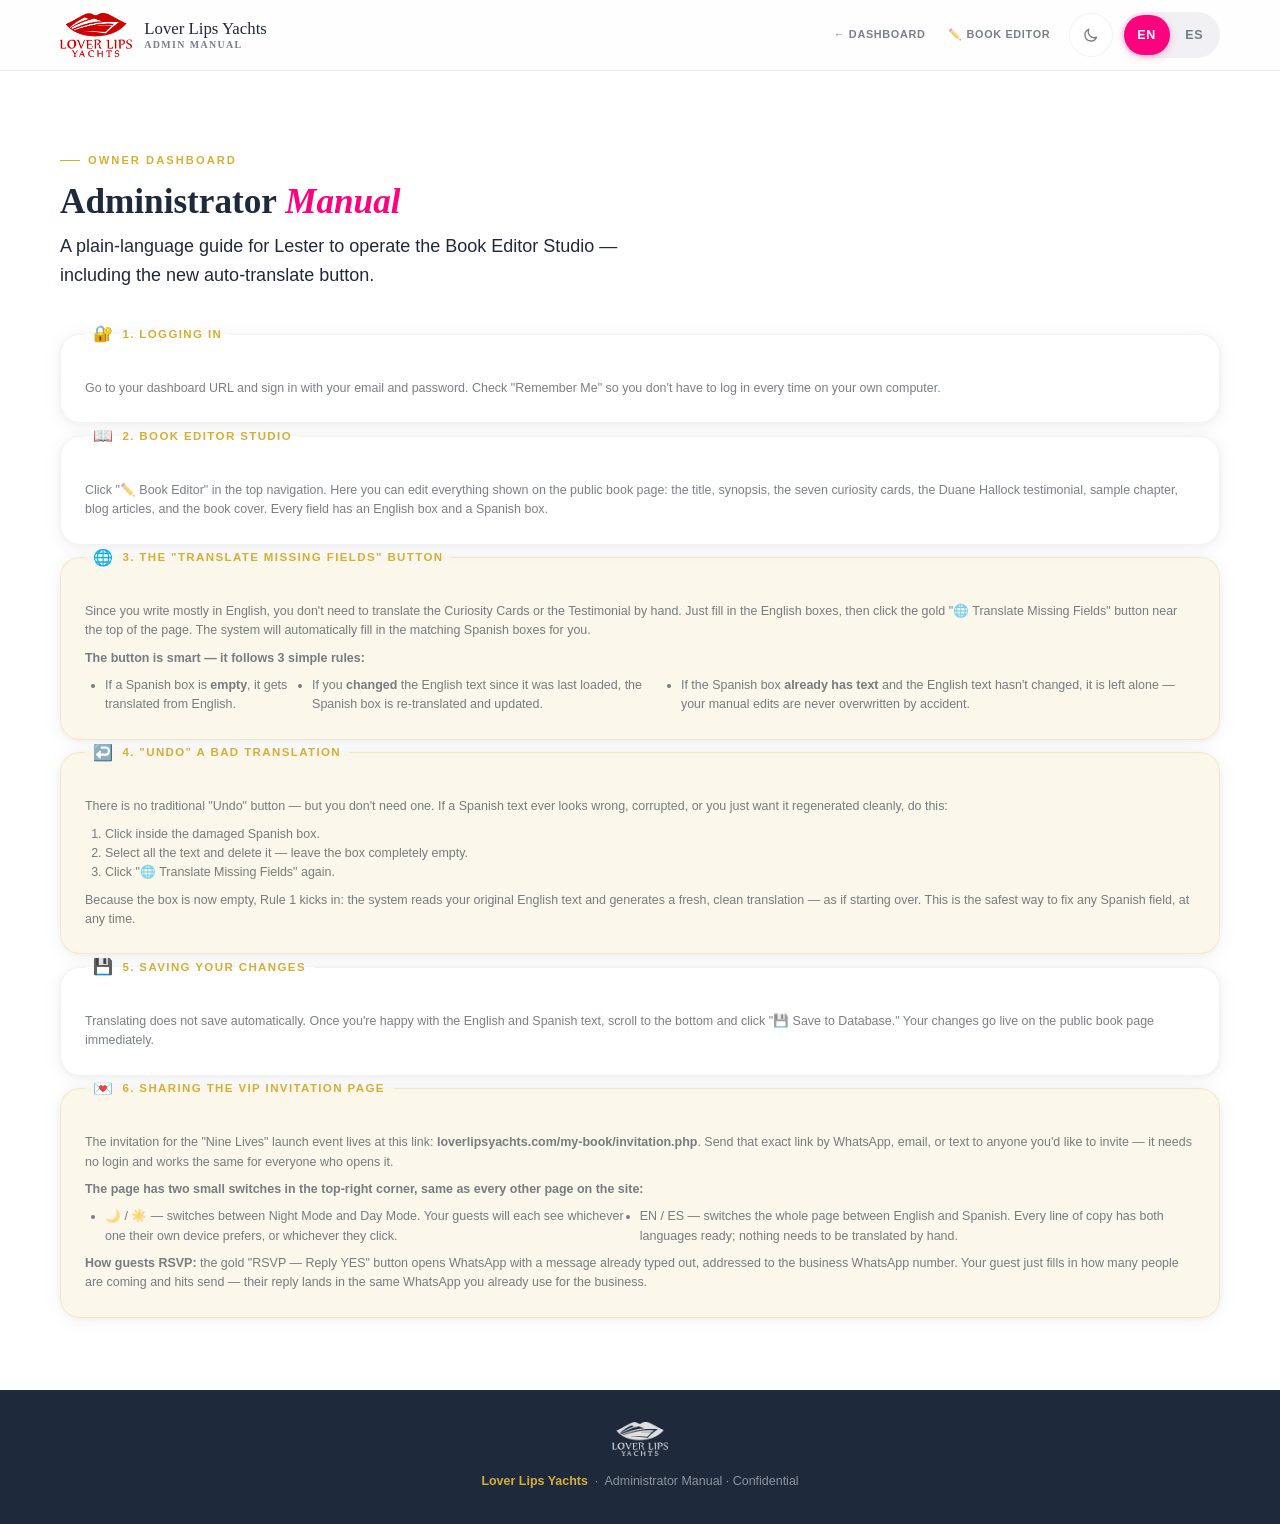
<file: Manual_Administrador.html>
<!DOCTYPE html>
<html lang="en" data-theme="light">
<head>
  <meta charset="UTF-8" />
  <meta name="viewport" content="width=device-width, initial-scale=1.0" />
  <meta name="description" content="Lover Lips Yachts — Manual del Administrador" />
  <meta name="robots" content="noindex, nofollow" />
  <title>Lover Lips Yachts · Manual del Administrador</title>
  <link rel="stylesheet" href="assets/css/style.css" />
  <link rel="icon" type="image/png" href="assets/img/logo.png" />
  <script src="assets/js/theme-init.js"></script>
</head>

<body data-active-lang="en">

  <!-- ══ TOPBAR ═══════════════════════════════════════════════════════ -->
  <header class="topbar" role="banner">
    <div class="container">
      <div class="topbar-inner">

        <a href="index.php" class="topbar-logo" aria-label="Back to Owner Dashboard">
          <img class="logo-day"   src="assets/img/logo.png"  alt="Lover Lips Yachts" />
          <img class="logo-night" src="assets/img/logo2.png" alt="Lover Lips Yachts" />
          <div class="topbar-brand">
            Lover Lips Yachts
            <span>Admin Manual</span>
          </div>
        </a>

        <div class="topbar-actions">
          <nav class="topbar-nav" role="navigation" aria-label="Dashboard Views">
            <a class="topbar-nav-link" href="index.php">
              <span data-lang="en">← Dashboard</span>
              <span data-lang="es">← Panel</span>
            </a>
            <a class="topbar-nav-link" href="book_editor.php">
              <span data-lang="en">✏️ Book Editor</span>
              <span data-lang="es">✏️ Editor del Libro</span>
            </a>
          </nav>

          <button class="theme-toggle" id="theme-toggle" aria-label="Switch to Night Mode" aria-pressed="false">
            <svg class="icon-moon" xmlns="http://www.w3.org/2000/svg" fill="none" viewBox="0 0 24 24" stroke="currentColor" stroke-width="2"><path stroke-linecap="round" stroke-linejoin="round" d="M20.354 15.354A9 9 0 018.646 3.646 9.003 9.003 0 0012 21a9.003 9.003 0 008.354-5.646z"/></svg>
            <svg class="icon-sun"  xmlns="http://www.w3.org/2000/svg" fill="none" viewBox="0 0 24 24" stroke="currentColor" stroke-width="2"><path stroke-linecap="round" stroke-linejoin="round" d="M12 3v1m0 16v1m8.66-9h-1M4.34 12h-1m15.07-6.07l-.71.71M6.34 17.66l-.71.71m12.73 0l-.71-.71M6.34 6.34l-.71-.71M12 5a7 7 0 100 14A7 7 0 0012 5z"/></svg>
          </button>

          <div class="lang-toggle" role="group" aria-label="Language / Idioma">
            <button class="lang-btn active" id="btn-en" aria-pressed="true">EN</button>
            <button class="lang-btn"        id="btn-es" aria-pressed="false">ES</button>
          </div>
        </div>
      </div>
    </div>
  </header>

  <main>
  <section class="section section-white" aria-labelledby="manual-title">
    <div class="container">

      <p class="section-label">
        <span data-lang="en">Owner Dashboard</span>
        <span data-lang="es">Panel del Propietario</span>
      </p>
      <h1 class="section-title" id="manual-title">
        <span data-lang="en">Administrator <em>Manual</em></span>
        <span data-lang="es">Manual del <em>Administrador</em></span>
      </h1>
      <p class="section-subtitle" data-lang="en">
        A plain-language guide for Lester to operate the Book Editor Studio — including the new auto-translate button.
      </p>
      <p class="section-subtitle" data-lang="es">
        Una guía en lenguaje sencillo para que Lester opere el Estudio de Edición del Libro — incluyendo el nuevo botón de auto-traducción.
      </p>

      <!-- ══ 1. LOGIN ═══════════════════════════════════════════════════ -->
      <fieldset class="editor-fieldset">
        <legend class="editor-legend">
          <span class="editor-legend-icon">🔐</span>
          <span data-lang="en">1. Logging In</span>
          <span data-lang="es">1. Iniciar Sesión</span>
        </legend>
        <p class="editor-hint" data-lang="en">Go to your dashboard URL and sign in with your email and password. Check "Remember Me" so you don't have to log in every time on your own computer.</p>
        <p class="editor-hint" data-lang="es">Entra a la URL de tu panel e inicia sesión con tu correo y contraseña. Marca "Recuérdame" para no tener que iniciar sesión cada vez en tu propia computadora.</p>
      </fieldset>

      <!-- ══ 2. BOOK EDITOR STUDIO ═══════════════════════════════════════ -->
      <fieldset class="editor-fieldset">
        <legend class="editor-legend">
          <span class="editor-legend-icon">📖</span>
          <span data-lang="en">2. Book Editor Studio</span>
          <span data-lang="es">2. Estudio de Edición del Libro</span>
        </legend>
        <p class="editor-hint" data-lang="en">Click "✏️ Book Editor" in the top navigation. Here you can edit everything shown on the public book page: the title, synopsis, the seven curiosity cards, the Duane Hallock testimonial, sample chapter, blog articles, and the book cover. Every field has an English box and a Spanish box.</p>
        <p class="editor-hint" data-lang="es">Haz clic en "✏️ Editor del Libro" en la barra de navegación superior. Aquí puedes editar todo lo que aparece en la página pública del libro: el título, la sinopsis, las siete tarjetas de curiosidad, el testimonio de Duane Hallock, el capítulo de muestra, los artículos del blog y la portada. Cada campo tiene una caja en inglés y una en español.</p>
      </fieldset>

      <!-- ══ 3. TRANSLATE MISSING FIELDS ══════════════════════════════════ -->
      <fieldset class="editor-fieldset editor-fieldset--highlight">
        <legend class="editor-legend">
          <span class="editor-legend-icon">🌐</span>
          <span data-lang="en">3. The "Translate Missing Fields" Button</span>
          <span data-lang="es">3. El Botón "Translate Missing Fields"</span>
        </legend>

        <p class="editor-hint" data-lang="en">Since you write mostly in English, you don't need to translate the Curiosity Cards or the Testimonial by hand. Just fill in the English boxes, then click the gold "🌐 Translate Missing Fields" button near the top of the page. The system will automatically fill in the matching Spanish boxes for you.</p>
        <p class="editor-hint" data-lang="es">Como escribes principalmente en inglés, no necesitas traducir a mano las Tarjetas de Curiosidad ni el Testimonio. Solo llena las cajas en inglés y haz clic en el botón dorado "🌐 Traducir Campos Faltantes" cerca de la parte superior de la página. El sistema llenará automáticamente las cajas en español correspondientes.</p>

        <p class="editor-hint" data-lang="en"><strong>The button is smart — it follows 3 simple rules:</strong></p>
        <p class="editor-hint" data-lang="es"><strong>El botón es inteligente — sigue 3 reglas simples:</strong></p>
        <ul class="editor-hint editor-hint-list editor-hint-list--bullet" data-lang="en">
          <li>If a Spanish box is <strong>empty</strong>, it gets translated from English.</li>
          <li>If you <strong>changed</strong> the English text since it was last loaded, the Spanish box is re-translated and updated.</li>
          <li>If the Spanish box <strong>already has text</strong> and the English text hasn't changed, it is left alone — your manual edits are never overwritten by accident.</li>
        </ul>
        <ul class="editor-hint editor-hint-list editor-hint-list--bullet" data-lang="es">
          <li>Si una caja en español está <strong>vacía</strong>, se traduce desde el inglés.</li>
          <li>Si <strong>cambiaste</strong> el texto en inglés desde la última vez que se cargó, la caja en español se vuelve a traducir y se actualiza.</li>
          <li>Si la caja en español <strong>ya tiene texto</strong> y el inglés no cambió, se deja intacta — tus ediciones manuales nunca se sobrescriben por accidente.</li>
        </ul>
      </fieldset>

      <!-- ══ 4. UNDO FEATURE EMULADO ══════════════════════════════════════ -->
      <fieldset class="editor-fieldset editor-fieldset--highlight">
        <legend class="editor-legend">
          <span class="editor-legend-icon">↩️</span>
          <span data-lang="en">4. "Undo" a Bad Translation</span>
          <span data-lang="es">4. "Deshacer" una Traducción Dañada</span>
        </legend>

        <p class="editor-hint" data-lang="en">There is no traditional "Undo" button — but you don't need one. If a Spanish text ever looks wrong, corrupted, or you just want it regenerated cleanly, do this:</p>
        <p class="editor-hint" data-lang="es">No existe un botón tradicional de "Deshacer" — pero no lo necesitas. Si alguna vez un texto en español se ve mal, dañado, o simplemente quieres regenerarlo desde cero, haz esto:</p>

        <ol class="editor-hint editor-hint-list editor-hint-list--number" data-lang="en">
          <li>Click inside the damaged Spanish box.</li>
          <li>Select all the text and delete it — leave the box completely empty.</li>
          <li>Click "🌐 Translate Missing Fields" again.</li>
        </ol>
        <ol class="editor-hint editor-hint-list editor-hint-list--number" data-lang="es">
          <li>Haz clic dentro de la caja en español dañada.</li>
          <li>Selecciona todo el texto y bórralo — deja la caja completamente vacía.</li>
          <li>Haz clic de nuevo en "🌐 Traducir Campos Faltantes".</li>
        </ol>

        <p class="editor-hint" data-lang="en">Because the box is now empty, Rule 1 kicks in: the system reads your original English text and generates a fresh, clean translation — as if starting over. This is the safest way to fix any Spanish field, at any time.</p>
        <p class="editor-hint" data-lang="es">Como la caja ahora está vacía, se activa la Regla 1: el sistema lee tu texto original en inglés y genera una traducción nueva y limpia — como si empezara de cero. Esta es la forma más segura de corregir cualquier campo en español, en cualquier momento.</p>
      </fieldset>

      <!-- ══ 5. SAVING ═══════════════════════════════════════════════════ -->
      <fieldset class="editor-fieldset">
        <legend class="editor-legend">
          <span class="editor-legend-icon">💾</span>
          <span data-lang="en">5. Saving Your Changes</span>
          <span data-lang="es">5. Guardar tus Cambios</span>
        </legend>
        <p class="editor-hint" data-lang="en">Translating does not save automatically. Once you're happy with the English and Spanish text, scroll to the bottom and click "💾 Save to Database." Your changes go live on the public book page immediately.</p>
        <p class="editor-hint" data-lang="es">Traducir no guarda automáticamente. Una vez que estés conforme con el texto en inglés y español, baja hasta el final y haz clic en "💾 Guardar en Base de Datos." Tus cambios se reflejan de inmediato en la página pública del libro.</p>
      </fieldset>

      <!-- ══ 6. VIP INVITATION PAGE ═══════════════════════════════════════ -->
      <fieldset class="editor-fieldset editor-fieldset--highlight">
        <legend class="editor-legend">
          <span class="editor-legend-icon">💌</span>
          <span data-lang="en">6. Sharing the VIP Invitation Page</span>
          <span data-lang="es">6. Compartir la Página de Invitación VIP</span>
        </legend>

        <p class="editor-hint" data-lang="en">The invitation for the "Nine Lives" launch event lives at this link: <strong>loverlipsyachts.com/my-book/invitation.php</strong>. Send that exact link by WhatsApp, email, or text to anyone you'd like to invite — it needs no login and works the same for everyone who opens it.</p>
        <p class="editor-hint" data-lang="es">La invitación para el evento de lanzamiento de "Nine Lives" vive en este enlace: <strong>loverlipsyachts.com/my-book/invitation.php</strong>. Envía ese enlace exacto por WhatsApp, correo o mensaje de texto a quien quieras invitar — no necesita inicio de sesión y funciona igual para todos.</p>

        <p class="editor-hint" data-lang="en"><strong>The page has two small switches in the top-right corner, same as every other page on the site:</strong></p>
        <p class="editor-hint" data-lang="es"><strong>La página tiene dos interruptores pequeños en la esquina superior derecha, igual que cada otra página del sitio:</strong></p>
        <ul class="editor-hint editor-hint-list editor-hint-list--bullet" data-lang="en">
          <li>🌙 / ☀️ — switches between Night Mode and Day Mode. Your guests will each see whichever one their own device prefers, or whichever they click.</li>
          <li>EN / ES — switches the whole page between English and Spanish. Every line of copy has both languages ready; nothing needs to be translated by hand.</li>
        </ul>
        <ul class="editor-hint editor-hint-list editor-hint-list--bullet" data-lang="es">
          <li>🌙 / ☀️ — cambia entre Modo Noche y Modo Día. Cada invitado verá el que prefiera su propio dispositivo, o el que elija con un clic.</li>
          <li>EN / ES — cambia toda la página entre inglés y español. Cada línea de texto ya está lista en ambos idiomas; no hace falta traducir nada a mano.</li>
        </ul>

        <p class="editor-hint" data-lang="en"><strong>How guests RSVP:</strong> the gold "RSVP — Reply YES" button opens WhatsApp with a message already typed out, addressed to the business WhatsApp number. Your guest just fills in how many people are coming and hits send — their reply lands in the same WhatsApp you already use for the business.</p>
        <p class="editor-hint" data-lang="es"><strong>Cómo confirman asistencia los invitados:</strong> el botón dorado "RSVP — Responder SÍ" abre WhatsApp con un mensaje ya escrito, dirigido al número de WhatsApp del negocio. El invitado solo completa cuántas personas asistirán y presiona enviar — su respuesta llega al mismo WhatsApp que ya usas para el negocio.</p>
      </fieldset>

    </div>
  </section>
  </main>

  <footer class="footer" role="contentinfo">
    <div class="container">
      <div class="footer-logo">
        <img class="logo-day"   src="assets/img/logo.png"  alt="Lover Lips Yachts" />
        <img class="logo-night" src="assets/img/logo2.png" alt="Lover Lips Yachts" />
      </div>
      <p>
        <strong>Lover Lips Yachts</strong> &nbsp;·&nbsp;
        <span data-lang="en">Administrator Manual · Confidential</span>
        <span data-lang="es">Manual del Administrador · Confidencial</span>
      </p>
    </div>
  </footer>

  <script src="assets/js/main.js" defer></script>

</body>
</html>
</file>
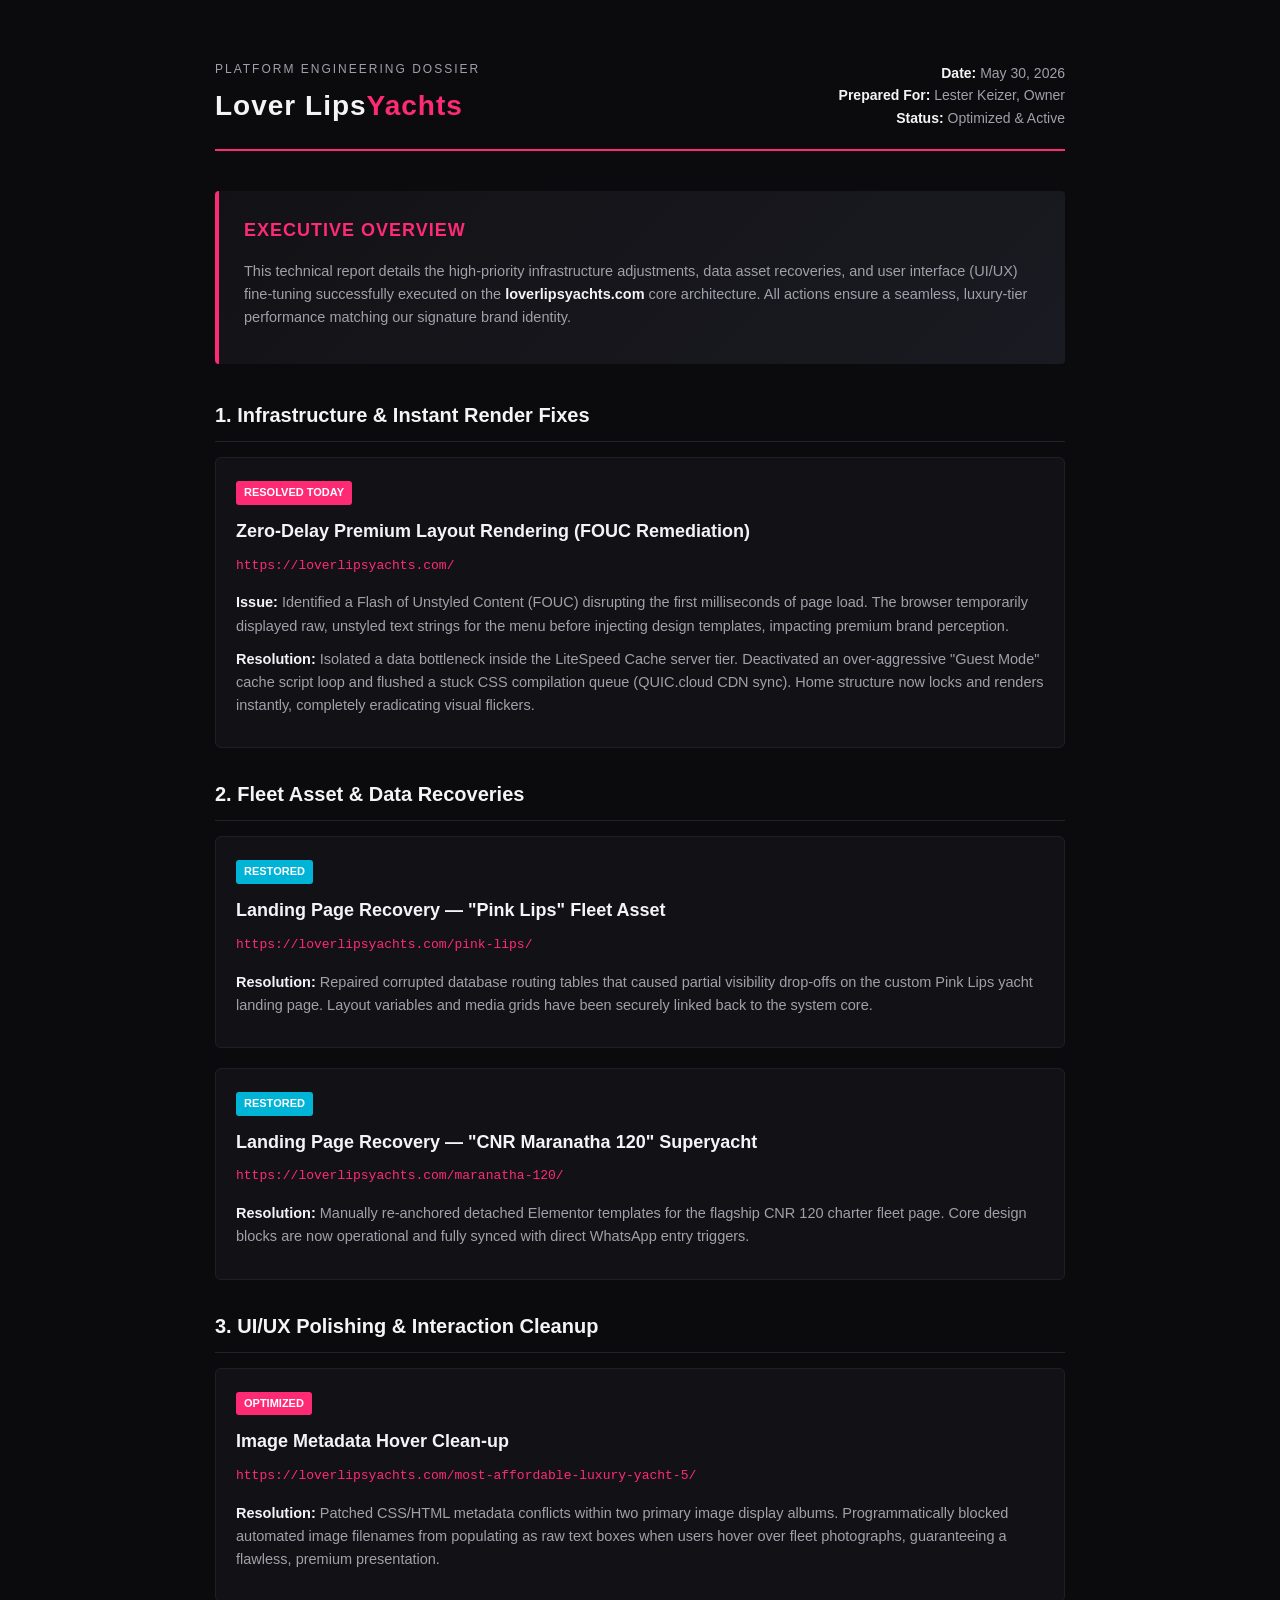
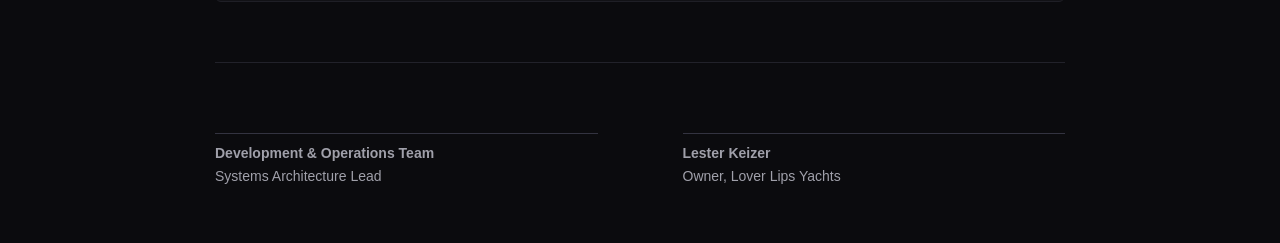
<file: Reportes/gemini-code-1780163178180.html>
<!DOCTYPE html>
<html lang="en">
<head>
    <meta charset="UTF-8">
    <meta name="viewport" content="width=device-width, initial-scale=1.0">
    <title>Technical Optimization Report - Lover Lips Yachts</title>
    <style>
        :root {
            --brand-pink: #ff2a74;
            --luxury-dark: #0b0b0e;
            --card-dark: #121216;
            --text-light: #f4f4f6;
            --text-muted: #a0a0aa;
        }

        body {
            font-family: -apple-system, BlinkMacSystemFont, "Segoe UI", Roboto, Helvetica, Arial, sans-serif;
            background-color: var(--luxury-dark);
            color: var(--text-light);
            margin: 0;
            padding: 0;
            line-height: 1.6;
        }

        .report-container {
            max-width: 850px;
            margin: 40px auto;
            padding: 20px;
        }

        header {
            border-bottom: 2px solid var(--brand-pink);
            padding-bottom: 20px;
            margin-bottom: 40px;
            display: flex;
            justify-content: space-between;
            align-items: flex-end;
        }

        .logo-area h1 {
            margin: 0;
            font-size: 28px;
            letter-spacing: 1px;
            font-weight: 800;
        }

        .logo-area span {
            color: var(--brand-pink);
        }

        .subtitle {
            font-size: 12px;
            text-transform: uppercase;
            letter-spacing: 2px;
            color: var(--text-muted);
            margin-bottom: 5px;
        }

        .meta-info {
            text-align: right;
            font-size: 14px;
            color: var(--text-muted);
        }

        .meta-info strong {
            color: var(--text-light);
        }

        .overview-box {
            background: linear-gradient(135deg, var(--card-dark) 0%, #1a1a22 100%);
            border-left: 4px solid var(--brand-pink);
            padding: 25px;
            border-radius: 4px;
            margin-bottom: 35px;
        }

        .overview-box h2 {
            margin-top: 0;
            color: var(--brand-pink);
            font-size: 18px;
            text-transform: uppercase;
            letter-spacing: 1px;
        }

        h3 {
            color: var(--text-light);
            font-size: 20px;
            margin-top: 30px;
            margin-bottom: 15px;
            border-bottom: 1px solid #22222a;
            padding-bottom: 10px;
        }

        .card {
            background-color: var(--card-dark);
            border: 1px solid #1f1f26;
            border-radius: 6px;
            padding: 20px;
            margin-bottom: 20px;
            transition: transform 0.2s;
        }

        .card:hover {
            border-color: var(--brand-pink);
        }

        .badge {
            background-color: var(--brand-pink);
            color: white;
            font-size: 11px;
            padding: 3px 8px;
            border-radius: 3px;
            font-weight: bold;
            text-transform: uppercase;
            display: inline-block;
            margin-bottom: 12px;
        }

        .badge.restored {
            background-color: #00b4d8;
        }

        .card-title {
            margin: 0 0 5px 0;
            font-size: 18px;
            font-weight: 600;
        }

        .url-link {
            font-family: monospace;
            color: var(--brand-pink);
            font-size: 13px;
            text-decoration: none;
            display: inline-block;
            margin-bottom: 15px;
        }

        .url-link:hover {
            text-decoration: underline;
        }

        p {
            margin: 0 0 10px 0;
            color: var(--text-muted);
            font-size: 14.5px;
        }

        p strong {
            color: var(--text-light);
        }

        footer {
            margin-top: 60px;
            padding-top: 20px;
            border-top: 1px solid #22222a;
            display: flex;
            justify-content: space-between;
        }

        .signature {
            width: 45%;
            font-size: 14px;
            color: var(--text-muted);
        }

        .signature .line {
            border-top: 1px solid #333340;
            margin-top: 50px;
            padding-top: 8px;
        }
    </style>
</head>
<body>

    <div class="report-container">
        <header>
            <div class="logo-area">
                <div class="subtitle">Platform Engineering Dossier</div>
                <h1>Lover Lips<span>Yachts</span></h1>
            </div>
            <div class="meta-info">
                <strong>Date:</strong> May 30, 2026<br>
                <strong>Prepared For:</strong> Lester Keizer, Owner<br>
                <strong>Status:</strong> Optimized & Active
            </div>
        </header>

        <div class="overview-box">
            <h2>Executive Overview</h2>
            <p>This technical report details the high-priority infrastructure adjustments, data asset recoveries, and user interface (UI/UX) fine-tuning successfully executed on the <strong>loverlipsyachts.com</strong> core architecture. All actions ensure a seamless, luxury-tier performance matching our signature brand identity.</p>
        </div>

        <h3>1. Infrastructure & Instant Render Fixes</h3>
        
        <div class="card">
            <span class="badge">Resolved Today</span>
            <h4 class="card-title">Zero-Delay Premium Layout Rendering (FOUC Remediation)</h4>
            <a href="https://loverlipsyachts.com/" target="_blank" class="url-link">https://loverlipsyachts.com/</a>
            <p><strong>Issue:</strong> Identified a Flash of Unstyled Content (FOUC) disrupting the first milliseconds of page load. The browser temporarily displayed raw, unstyled text strings for the menu before injecting design templates, impacting premium brand perception.</p>
            <p><strong>Resolution:</strong> Isolated a data bottleneck inside the LiteSpeed Cache server tier. Deactivated an over-aggressive "Guest Mode" cache script loop and flushed a stuck CSS compilation queue (QUIC.cloud CDN sync). Home structure now locks and renders instantly, completely eradicating visual flickers.</p>
        </div>

        <h3>2. Fleet Asset & Data Recoveries</h3>
        
        <div class="card">
            <span class="badge restored">Restored</span>
            <h4 class="card-title">Landing Page Recovery — "Pink Lips" Fleet Asset</h4>
            <a href="https://loverlipsyachts.com/pink-lips/" target="_blank" class="url-link">https://loverlipsyachts.com/pink-lips/</a>
            <p><strong>Resolution:</strong> Repaired corrupted database routing tables that caused partial visibility drop-offs on the custom Pink Lips yacht landing page. Layout variables and media grids have been securely linked back to the system core.</p>
        </div>

        <div class="card">
            <span class="badge restored">Restored</span>
            <h4 class="card-title">Landing Page Recovery — "CNR Maranatha 120" Superyacht</h4>
            <a href="https://loverlipsyachts.com/maranatha-120/" target="_blank" class="url-link">https://loverlipsyachts.com/maranatha-120/</a>
            <p><strong>Resolution:</strong> Manually re-anchored detached Elementor templates for the flagship CNR 120 charter fleet page. Core design blocks are now operational and fully synced with direct WhatsApp entry triggers.</p>
        </div>

        <h3>3. UI/UX Polishing & Interaction Cleanup</h3>
        
        <div class="card">
            <span class="badge">Optimized</span>
            <h4 class="card-title">Image Metadata Hover Clean-up</h4>
            <a href="https://loverlipsyachts.com/most-affordable-luxury-yacht-5/" target="_blank" class="url-link">https://loverlipsyachts.com/most-affordable-luxury-yacht-5/</a>
            <p><strong>Resolution:</strong> Patched CSS/HTML metadata conflicts within two primary image display albums. Programmatically blocked automated image filenames from populating as raw text boxes when users hover over fleet photographs, guaranteeing a flawless, premium presentation.</p>
        </div>

        <footer>
            <div class="signature">
                <div class="line">
                    <strong>Development & Operations Team</strong><br>
                    Systems Architecture Lead
                </div>
            </div>
            <div class="signature">
                <div class="line">
                    <strong>Lester Keizer</strong><br>
                    Owner, Lover Lips Yachts
                </div>
            </div>
        </footer>
    </div>

</body>
</html>
</file>
<file: assets/css/style.css>
/* =====================================================================
   LOVER LIPS YACHTS — assets/css/style.css
   Boutique de Lujo Claro · Dual-Theme Engine · Mobile-First v2.0
   Arquitecto: DCD LABS | 2026-05-30
   ===================================================================== */

/* ─────────────────────────────────────────────────────────────────────
   1. DESIGN TOKENS — DAY THEME (Default)
───────────────────────────────────────────────────────────────────── */
:root {
  /* Surfaces */
  --bg:            #FFF0F5;
  --bg-alt:        #FFFFFF;
  --surface:       #FFFFFF;
  --surface-2:     #FFF5F8;

  /* Brand */
  --pink:          #FF007F;
  --pink-10:       rgba(255,0,127,.08);
  --pink-20:       rgba(255,0,127,.15);
  --gold:          #D4AF37;
  --gold-10:       rgba(212,175,55,.10);
  --gold-20:       rgba(212,175,55,.20);
  --navy:          #0B3D5C;
  --navy-10:       rgba(11,61,92,.08);
  --navy-20:       rgba(11,61,92,.18);

  /* Typography */
  --ink:           #1E293B;
  --ink-60:        rgba(30,41,59,.60);
  --ink-30:        rgba(30,41,59,.30);
  --ink-10:        rgba(30,41,59,.06);

  /* Semantic */
  --success:       #10B981;
  --warning:       #F59E0B;
  --white:         #FFFFFF;

  /* Navigation */
  --topbar-bg:     rgba(255,255,255,.92);
  --topbar-border: rgba(30,41,59,.08);

  /* Shadows */
  --sh-card:       0 2px 20px rgba(30,41,59,.06), 0 1px 4px rgba(30,41,59,.04);
  --sh-hover:      0 8px 40px rgba(255,0,127,.10), 0 2px 12px rgba(30,41,59,.08);
  --sh-gold:       0 4px 24px rgba(212,175,55,.18);

  /* Hero gradient */
  --hero-bg:       linear-gradient(135deg, #FFF0F5 0%, #FFFFFF 60%, #FFF8EC 100%);
  --hero-orb-a:    radial-gradient(circle, rgba(212,175,55,.06) 0%, transparent 70%);
  --hero-orb-b:    radial-gradient(circle, rgba(255,0,127,.08) 0%, transparent 70%);

  /* Footer */
  --footer-bg:     #1E293B;
  --footer-text:   rgba(255,255,255,.50);

  /* Type scale */
  --font-display:  'Georgia','Times New Roman',serif;
  --font-body:     -apple-system,BlinkMacSystemFont,'Segoe UI',Roboto,sans-serif;

  /* Radii */
  --r-sm:   6px;
  --r-md:   12px;
  --r-lg:   20px;
  --r-xl:   32px;
  --r-full: 9999px;

  /* Motion */
  --ease:   .28s cubic-bezier(.4,0,.2,1);

  /* Layout */
  --max-w:  1200px;
}

/* ─────────────────────────────────────────────────────────────────────
   2. DESIGN TOKENS — NIGHT THEME (Dark Mode)
───────────────────────────────────────────────────────────────────── */
[data-theme="dark"] {
  --bg:            #0b0b0e;
  --bg-alt:        #121216;
  --surface:       #16161d;
  --surface-2:     #1a1a24;

  --ink:           #f4f4f6;
  --ink-60:        rgba(244,244,246,.60);
  --ink-30:        rgba(244,244,246,.30);
  --ink-10:        rgba(255,255,255,.06);

  --topbar-bg:     rgba(11,11,14,.92);
  --topbar-border: rgba(255,255,255,.06);

  --navy:          #1C5478;
  --navy-10:       rgba(28,84,120,.16);
  --navy-20:       rgba(28,84,120,.30);

  --sh-card:       0 2px 20px rgba(0,0,0,.35), 0 1px 4px rgba(0,0,0,.25);
  --sh-hover:      0 8px 40px rgba(255,0,127,.20), 0 2px 12px rgba(0,0,0,.40);
  --sh-gold:       0 4px 24px rgba(212,175,55,.28);

  --hero-bg:       linear-gradient(135deg, #0b0b0e 0%, #121216 60%, #10100e 100%);
  --hero-orb-a:    radial-gradient(circle, rgba(212,175,55,.08) 0%, transparent 70%);
  --hero-orb-b:    radial-gradient(circle, rgba(255,0,127,.12) 0%, transparent 70%);

  --footer-bg:     #08080a;
  --footer-text:   rgba(244,244,246,.40);
}

/* ─────────────────────────────────────────────────────────────────────
   3. RESET & BASE
───────────────────────────────────────────────────────────────────── */
*,*::before,*::after { box-sizing: border-box; margin: 0; padding: 0; }

html { scroll-behavior: smooth; font-size: 16px; }

body {
  font-family: var(--font-body);
  font-weight: 500;                 /* minimum readable weight under direct light */
  color: var(--ink);
  background: var(--bg);
  min-height: 100vh;
  line-height: 1.6;
  -webkit-font-smoothing: antialiased;
  transition: background var(--ease), color var(--ease);
}

img { max-width: 100%; height: auto; display: block; }
a   { color: var(--pink); text-decoration: none; }

/* ─────────────────────────────────────────────────────────────────────
   4. LANGUAGE VISIBILITY SYSTEM
───────────────────────────────────────────────────────────────────── */
[data-lang] { display: none; }

body[data-active-lang="en"] [data-lang="en"],
body[data-active-lang="es"] [data-lang="es"] { display: inherit; }

body[data-active-lang="en"] span[data-lang="en"],
body[data-active-lang="es"] span[data-lang="es"] { display: inline; }

body[data-active-lang="en"] li[data-lang="en"],
body[data-active-lang="es"] li[data-lang="es"] { display: list-item; }

body[data-active-lang="en"] p[data-lang="en"],
body[data-active-lang="en"] div[data-lang="en"],
body[data-active-lang="en"] h1[data-lang="en"],
body[data-active-lang="en"] h2[data-lang="en"],
body[data-active-lang="en"] h3[data-lang="en"],
body[data-active-lang="es"] p[data-lang="es"],
body[data-active-lang="es"] div[data-lang="es"],
body[data-active-lang="es"] h1[data-lang="es"],
body[data-active-lang="es"] h2[data-lang="es"],
body[data-active-lang="es"] h3[data-lang="es"] { display: block; }

body[data-active-lang="en"] td[data-lang="en"],
body[data-active-lang="es"] td[data-lang="es"] { display: table-cell; }

body[data-active-lang="en"] ul[data-lang="en"],
body[data-active-lang="es"] ul[data-lang="es"] { display: flex; }

/* ─────────────────────────────────────────────────────────────────────
   5. LAYOUT UTILITIES
───────────────────────────────────────────────────────────────────── */
.container {
  width: 100%;
  max-width: var(--max-w);
  margin-inline: auto;
  padding-inline: 1.25rem;
}

.section { padding-block: 3rem; }
.section + .section { border-top: 1px solid var(--ink-10); }

.section-label {
  display: inline-flex;
  align-items: center;
  gap: .5rem;
  font-size: .7rem;
  font-weight: 700;
  letter-spacing: .18em;
  text-transform: uppercase;
  color: var(--gold);
  margin-bottom: .75rem;
}
.section-label::before {
  content: '';
  display: block;
  width: 20px;
  height: 1px;
  background: var(--gold);
}

.section-title {
  font-family: var(--font-display);
  font-size: clamp(1.5rem,4vw,2.2rem);
  color: var(--ink);
  font-weight: 700;
  line-height: 1.2;
  margin-bottom: .5rem;
}
.section-title em { font-style: italic; color: var(--pink); }

.section-subtitle {
  font-size: 1.125rem;
  font-weight: 500;
  color: var(--ink);
  max-width: 56ch;
  margin-bottom: 2rem;
}

/* ─────────────────────────────────────────────────────────────────────
   6. TOPBAR
───────────────────────────────────────────────────────────────────── */
.topbar {
  position: sticky;
  top: 0;
  z-index: 100;
  background: var(--topbar-bg);
  backdrop-filter: blur(16px);
  -webkit-backdrop-filter: blur(16px);
  border-bottom: 1px solid var(--topbar-border);
  transition: background var(--ease), border-color var(--ease);
}
.topbar-inner {
  display: flex;
  align-items: center;
  justify-content: space-between;
  gap: .75rem;
  padding-block: .75rem;
}
.topbar-logo {
  display: flex;
  align-items: center;
  gap: .75rem;
  min-width: 0;
}

/* Dual-logo: day / night swap via CSS */
.logo-night { display: none; }
[data-theme="dark"] .logo-day   { display: none; }
[data-theme="dark"] .logo-night { display: block; }

.topbar-logo img {
  height: 40px;
  width: auto;
  object-fit: contain;
  flex-shrink: 0;
}
.topbar-brand {
  font-family: var(--font-display);
  font-size: 1rem;
  color: var(--ink);
  line-height: 1.2;
  min-width: 0;
  white-space: nowrap;
  overflow: hidden;
  text-overflow: ellipsis;
  transition: color var(--ease);
}
.topbar-brand span {
  display: block;
  font-size: .62rem;
  font-weight: 700;
  letter-spacing: .14em;
  text-transform: uppercase;
  color: var(--ink-60);
}

.topbar-actions {
  display: flex;
  align-items: center;
  gap: .5rem;
  flex-shrink: 0;
}

/* ─── Topbar SPA navigation ───────────────────────────────────────── */
.topbar-nav {
  display: none;
  align-items: center;
  gap: 2px;
}
.topbar-nav-link {
  display: inline-flex;
  align-items: center;
  background: none;
  border: none;
  cursor: pointer;
  font-family: var(--font-body);
  font-size: .68rem;
  font-weight: 700;
  letter-spacing: .06em;
  text-transform: uppercase;
  color: var(--ink-60);
  text-decoration: none;
  padding: .28rem .65rem;
  border-radius: var(--r-full);
  transition: var(--ease);
}
.topbar-nav-link:hover { color: var(--pink); background: var(--pink-10); }
.topbar-nav-link.active-nav { color: var(--pink); background: var(--pink-10); }

/* ─── Fixed "Back to Dashboard / Exit" button (senior-friendly) ──────
   Large tap target for internal pages — lives inside the sticky
   .topbar so it stays on-screen everywhere. Min 48px tall per the
   75-year-old-accessible UX rule. ─────────────────────────────────── */
.topbar-back-btn {
  display: inline-flex;
  align-items: center;
  gap: .4rem;
  min-height: 48px;
  padding: .6rem 1.1rem;
  background: var(--pink);
  color: #fff;
  font-family: var(--font-body);
  font-size: .95rem;
  font-weight: 700;
  text-decoration: none;
  border-radius: var(--r-md);
  white-space: nowrap;
  transition: background var(--ease), transform var(--ease);
}
.topbar-back-btn:hover { filter: brightness(1.1); color: #fff; transform: translateY(-1px); }

/* ─── Status badge ────────────────────────────────────────────────── */
.status-badge {
  display: none; /* hidden on mobile */
  align-items: center;
  gap: .4rem;
  font-size: .62rem;
  font-weight: 700;
  letter-spacing: .1em;
  text-transform: uppercase;
  padding: .28rem .7rem;
  border-radius: var(--r-full);
  background: var(--gold-10);
  color: var(--gold);
  border: 1px solid var(--gold-20);
}
.status-badge::before {
  content: '';
  width: 6px;
  height: 6px;
  border-radius: 50%;
  background: var(--gold);
  animation: pulse-dot 2s ease-in-out infinite;
}

/* ─── Language toggle ─────────────────────────────────────────────── */
.lang-toggle {
  display: flex;
  align-items: center;
  background: var(--ink-10);
  border-radius: var(--r-full);
  padding: 3px;
  gap: 2px;
}
.lang-btn {
  background: none;
  border: none;
  cursor: pointer;
  font-size: .78rem;
  font-weight: 700;
  letter-spacing: .06em;
  min-height: 40px;
  padding: .6rem .85rem;
  border-radius: var(--r-full);
  color: var(--ink-60);
  transition: var(--ease);
  font-family: var(--font-body);
}
.lang-btn.active {
  background: var(--pink);
  color: #fff;
  box-shadow: 0 2px 8px rgba(255,0,127,.28);
}

/* ─── Theme toggle ────────────────────────────────────────────────── */
.theme-toggle {
  width: 44px;
  height: 44px;
  border-radius: 50%;
  border: 1px solid var(--ink-10);
  background: var(--surface);
  color: var(--ink-60);
  cursor: pointer;
  display: flex;
  align-items: center;
  justify-content: center;
  transition: var(--ease);
  flex-shrink: 0;
}
.theme-toggle:hover {
  border-color: var(--gold-20);
  color: var(--gold);
  box-shadow: var(--sh-gold);
}
.theme-toggle svg { width: 16px; height: 16px; }
.icon-sun  { display: none; }
.icon-moon { display: block; }
[data-theme="dark"] .icon-sun  { display: block; }
[data-theme="dark"] .icon-moon { display: none; }

/* ─────────────────────────────────────────────────────────────────────
   7. HERO SECTION
───────────────────────────────────────────────────────────────────── */
.hero {
  background: var(--hero-bg);
  padding-block: 3.5rem 3rem;
  position: relative;
  overflow: hidden;
}
.hero::before {
  content: '';
  position: absolute;
  top: -40%; right: -10%;
  width: 600px; height: 600px;
  border-radius: 50%;
  background: var(--hero-orb-a);
  pointer-events: none;
}
.hero::after {
  content: '';
  position: absolute;
  bottom: -20%; left: -5%;
  width: 400px; height: 400px;
  border-radius: 50%;
  background: var(--hero-orb-b);
  pointer-events: none;
}
.hero-inner {
  position: relative;
  z-index: 1;
  display: grid;
  gap: 2.5rem;
  align-items: start;
}

.hero--minimal { padding-block: 2.5rem 2rem; }
.hero--minimal .hero-desc { margin-bottom: 0; }

.hero-eyebrow {
  font-size: .7rem;
  font-weight: 700;
  letter-spacing: .2em;
  text-transform: uppercase;
  color: var(--gold);
  margin-bottom: 1rem;
  display: flex;
  align-items: center;
  gap: .5rem;
}
.hero-eyebrow::after {
  content: '';
  flex: 1;
  height: 1px;
  background: linear-gradient(to right, var(--gold-20), transparent);
  max-width: 80px;
}

.hero-title {
  font-family: var(--font-display);
  font-size: clamp(2rem,6vw,3.8rem);
  color: var(--ink);
  font-weight: 700;
  line-height: 1.1;
  margin-bottom: 1rem;
}
.hero-title .brand-name { color: var(--pink); display: block; }

.hero-desc {
  font-size: 1rem;
  color: var(--ink-60);
  max-width: 48ch;
  margin-bottom: 2rem;
}

.hero-cta {
  display: inline-flex;
  align-items: center;
  gap: .5rem;
  background: var(--pink);
  color: #fff;
  font-size: .82rem;
  font-weight: 700;
  letter-spacing: .08em;
  text-transform: uppercase;
  padding: .9rem 2rem;
  border-radius: var(--r-full);
  box-shadow: 0 4px 20px rgba(255,0,127,.30);
  transition: var(--ease);
}
.hero-cta:hover {
  transform: translateY(-2px);
  box-shadow: 0 8px 32px rgba(255,0,127,.44);
  color: #fff;
}
.hero-cta svg { width: 16px; height: 16px; }

/* ─── Meta card ───────────────────────────────────────────────────── */
.meta-card {
  background: var(--surface);
  border: 1px solid var(--gold-20);
  border-radius: var(--r-lg);
  padding: 1.75rem;
  box-shadow: var(--sh-gold);
  position: relative;
  overflow: hidden;
  transition: background var(--ease);
}
.meta-card::before {
  content: '';
  position: absolute;
  top: 0; left: 0; right: 0;
  height: 3px;
  background: linear-gradient(90deg, var(--gold), var(--pink));
}
.meta-card-title {
  font-size: .65rem;
  font-weight: 700;
  letter-spacing: .16em;
  text-transform: uppercase;
  color: var(--gold);
  margin-bottom: 1.25rem;
  display: flex;
  align-items: center;
  gap: .5rem;
}
.meta-card-title svg { width: 14px; height: 14px; }

.meta-row {
  display: flex;
  justify-content: space-between;
  align-items: flex-start;
  gap: 1rem;
  padding-block: .75rem;
  border-bottom: 1px solid var(--ink-10);
}
.meta-row:last-child { border-bottom: none; padding-bottom: 0; }
.meta-key {
  font-size: .72rem;
  font-weight: 600;
  text-transform: uppercase;
  letter-spacing: .08em;
  color: var(--ink-60);
  flex-shrink: 0;
}
.meta-value {
  font-size: .85rem;
  color: var(--ink);
  font-weight: 500;
  text-align: right;
}
.meta-value.active      { color: var(--success); font-weight: 700; }
.meta-value.phase       { color: var(--gold);    font-weight: 700; }
.meta-value--highlight  { color: var(--pink);    font-weight: 700; }
.update-highlight { background: var(--pink-10); border-radius: var(--r-sm); }

/* ─────────────────────────────────────────────────────────────────────
   8. REPORTS SECTION
───────────────────────────────────────────────────────────────────── */
.section-white { background: var(--surface); }

.reports-grid { display: grid; gap: 1.5rem; }

.report-card {
  background: var(--surface);
  border: 1px solid var(--ink-10);
  border-radius: var(--r-lg);
  padding: 1.75rem;
  box-shadow: var(--sh-card);
  position: relative;
  overflow: hidden;
  transition: transform var(--ease), box-shadow var(--ease), background var(--ease);
}
.report-card:hover {
  box-shadow: var(--sh-hover);
  transform: translateY(-3px);
}
.report-card::after {
  content: '';
  position: absolute;
  bottom: 0; left: 0; right: 0;
  height: 2px;
  background: linear-gradient(90deg, var(--pink), var(--gold));
  transform: scaleX(0);
  transform-origin: left;
  transition: transform var(--ease);
}
.report-card:hover::after { transform: scaleX(1); }

.report-card-head {
  display: flex;
  align-items: flex-start;
  justify-content: space-between;
  gap: .75rem;
  margin-bottom: 1.25rem;
}
.report-number {
  width: 40px;
  height: 40px;
  border-radius: 50%;
  background: var(--pink-10);
  border: 1px solid var(--pink-20);
  display: flex;
  align-items: center;
  justify-content: center;
  font-size: .8rem;
  font-weight: 700;
  color: var(--pink);
  flex-shrink: 0;
}
.report-card-meta {
  display: flex;
  flex-direction: column;
  align-items: flex-end;
  gap: .4rem;
}
.report-date {
  font-size: .64rem;
  font-weight: 600;
  color: var(--ink-60);
  text-align: right;
  white-space: nowrap;
}
.report-tag {
  font-size: .62rem;
  font-weight: 700;
  letter-spacing: .14em;
  text-transform: uppercase;
  color: var(--gold);
  margin-bottom: .5rem;
}
.report-title {
  font-family: var(--font-display);
  font-size: 1.05rem;
  color: var(--ink);
  font-weight: 700;
  line-height: 1.3;
  margin-bottom: 1rem;
}
.report-body { font-size: 1.125rem; font-weight: 500; color: var(--ink); line-height: 1.7; }
.report-body strong { color: var(--ink); font-weight: 600; }
.report-body code {
  font-family: 'Courier New', monospace;
  font-size: .82rem;
  background: var(--ink-10);
  padding: .1rem .35rem;
  border-radius: 4px;
  color: var(--pink);
}

.report-check {
  display: inline-flex;
  align-items: center;
  gap: .4rem;
  margin-top: 1.25rem;
  font-size: .72rem;
  font-weight: 700;
  letter-spacing: .06em;
  text-transform: uppercase;
  color: var(--success);
}
.report-check svg { width: 14px; height: 14px; }

/* Report D — Featured SEO milestone card */
.report-card--featured {
  grid-column: 1 / -1;
  border: 1px solid var(--gold-20);
  background: linear-gradient(135deg, var(--surface) 60%, var(--gold-10) 150%);
}

/* Report E — Strategic business plan card (visually distinct from dev reports) */
.report-card--strategic {
  grid-column: 1 / -1;
  border: 1.5px dashed var(--gold-20);
  background: linear-gradient(135deg, var(--navy-10) 0%, var(--surface) 55%);
}
.report-number--gold {
  background: var(--gold-10);
  border-color: var(--gold-20);
  color: var(--gold);
}

.report-score-frame {
  margin: 1.25rem 0;
  padding: 1.5rem;
  border-radius: var(--r-lg);
  background: var(--ink-10);
  border: 1px solid var(--gold-20);
  text-align: center;
}
.report-score-frame-label {
  font-size: .62rem;
  font-weight: 700;
  letter-spacing: .12em;
  text-transform: uppercase;
  color: var(--ink-60);
  margin-bottom: .85rem;
}
.report-score-img {
  width: 100%;
  max-width: 420px;
  height: auto;
  border-radius: var(--r-sm);
  box-shadow: var(--sh-card);
  border: 1px solid var(--ink-10);
}
.report-score-frame-caption {
  margin-top: .85rem;
  font-family: var(--font-display);
  font-size: 1.4rem;
  font-weight: 700;
  color: var(--gold);
}

/* ─────────────────────────────────────────────────────────────────────
   9. SOURCE OF TRUTH — KNOWLEDGE CTA CARDS (DUAL)
───────────────────────────────────────────────────────────────────── */
.section-truth { background: var(--surface); }

.kbase-grid {
  display: grid;
  gap: 1.25rem;
  margin-bottom: 2rem;
}

.kbase-card {
  background: var(--surface);
  border-radius: var(--r-lg);
  padding: 1.75rem;
  position: relative;
  overflow: hidden;
  display: flex;
  flex-direction: column;
  gap: 1.2rem;
  transition: transform var(--ease), box-shadow var(--ease), background var(--ease);
  border: 1px solid transparent;
}
.kbase-card:hover { transform: translateY(-3px); }

.kbase-card::before {
  content: '';
  position: absolute;
  top: 0; left: 0; right: 0;
  height: 3px;
}

/* Pink variant — AI Chatbot Brain */
.kbase-card--pink {
  background: linear-gradient(145deg, var(--surface) 0%, rgba(255,0,127,.04) 100%);
  border-color: var(--pink-20);
  box-shadow: var(--sh-card);
}
.kbase-card--pink::before { background: linear-gradient(90deg, var(--pink), var(--gold)); }
.kbase-card--pink:hover { box-shadow: var(--sh-hover); }

/* Gold variant — New Website */
.kbase-card--gold {
  background: linear-gradient(145deg, var(--surface) 0%, rgba(212,175,55,.05) 100%);
  border-color: var(--gold-20);
  box-shadow: var(--sh-gold);
}
.kbase-card--gold::before { background: linear-gradient(90deg, var(--gold), var(--pink)); }
.kbase-card--gold:hover { box-shadow: 0 8px 40px rgba(212,175,55,.20), 0 2px 12px rgba(0,0,0,.08); }

.kbase-card-head {
  display: flex;
  align-items: center;
  gap: .75rem;
}
.kbase-card-icon {
  width: 44px;
  height: 44px;
  border-radius: var(--r-md);
  display: flex;
  align-items: center;
  justify-content: center;
  font-size: 1.25rem;
  flex-shrink: 0;
}
.kbase-card--pink .kbase-card-icon { background: var(--pink-10); border: 1px solid var(--pink-20); }
.kbase-card--gold .kbase-card-icon { background: var(--gold-10); border: 1px solid var(--gold-20); }

.kbase-card-eyebrow {
  font-size: .62rem;
  font-weight: 700;
  letter-spacing: .16em;
  text-transform: uppercase;
  margin-bottom: .2rem;
}
.kbase-card--pink .kbase-card-eyebrow { color: var(--pink); }
.kbase-card--gold .kbase-card-eyebrow { color: var(--gold); }

.kbase-card-label {
  font-size: .82rem;
  font-weight: 700;
  color: var(--ink);
  line-height: 1.3;
}

.kbase-card-title {
  font-family: var(--font-display);
  font-size: 1.05rem;
  font-weight: 700;
  color: var(--ink);
  line-height: 1.3;
}

.kbase-card-desc {
  font-size: .85rem;
  color: var(--ink-60);
  line-height: 1.65;
  flex: 1;
}
.kbase-card-desc strong { color: var(--ink); font-weight: 600; }

.kbase-btn {
  display: inline-flex;
  align-items: center;
  justify-content: center;
  gap: .55rem;
  font-size: .78rem;
  font-weight: 700;
  letter-spacing: .07em;
  text-transform: uppercase;
  padding: .85rem 1.6rem;
  border-radius: var(--r-full);
  text-decoration: none;
  color: #fff;
  position: relative;
  overflow: hidden;
  transition: var(--ease);
  align-self: flex-start;
  white-space: nowrap;
}
.kbase-btn::after {
  content: '';
  position: absolute;
  inset: 0;
  background: linear-gradient(135deg, rgba(255,255,255,.15) 0%, transparent 60%);
  pointer-events: none;
}
.kbase-btn svg { width: 16px; height: 16px; flex-shrink: 0; }

.kbase-btn--pink {
  background: var(--pink);
  box-shadow: 0 4px 20px rgba(255,0,127,.32), 0 1px 4px rgba(255,0,127,.20);
}
.kbase-btn--pink:hover {
  background: #e0006e;
  transform: translateY(-2px);
  box-shadow: 0 8px 32px rgba(255,0,127,.44);
  color: #fff;
}

.kbase-btn--gold {
  background: var(--gold);
  box-shadow: 0 4px 20px rgba(212,175,55,.35), 0 1px 4px rgba(212,175,55,.20);
}
.kbase-btn--gold:hover {
  background: #c9a52e;
  transform: translateY(-2px);
  box-shadow: 0 8px 32px rgba(212,175,55,.48);
  color: #fff;
}

.kbase-card-note {
  display: flex;
  align-items: flex-start;
  gap: .5rem;
  font-size: .74rem;
  color: var(--ink-60);
  line-height: 1.5;
  padding-top: 1rem;
  border-top: 1px solid var(--ink-10);
}
.kbase-card-note svg { width: 13px; height: 13px; flex-shrink: 0; margin-top: 1px; }
.kbase-card--pink .kbase-card-note svg { color: var(--pink); }
.kbase-card--gold .kbase-card-note svg { color: var(--gold); }

/* ─── AI accuracy note strip ─────────────────────────────────────── */
.truth-intro {
  background: linear-gradient(135deg, var(--pink-10), var(--gold-10));
  border: 1px solid var(--gold-20);
  border-radius: var(--r-md);
  padding: 1.2rem 1.5rem;
  margin-bottom: 2rem;
  display: flex;
  gap: 1rem;
  align-items: flex-start;
}
.truth-intro-icon { font-size: 1.4rem; flex-shrink: 0; line-height: 1; }
.truth-intro-text { font-size: .87rem; color: var(--ink); line-height: 1.6; }
.truth-intro-text strong { color: var(--pink); }

/* ─────────────────────────────────────────────────────────────────────
   10. ACCORDION
───────────────────────────────────────────────────────────────────── */
.accordion { display: flex; flex-direction: column; gap: .75rem; }

.accordion-item {
  border: 1px solid var(--ink-10);
  border-radius: var(--r-md);
  overflow: hidden;
  background: var(--bg);
  transition: border-color var(--ease), box-shadow var(--ease), background var(--ease);
}
.accordion-item.open {
  border-color: var(--gold-20);
  box-shadow: var(--sh-gold);
}

.accordion-trigger {
  width: 100%;
  background: none;
  border: none;
  cursor: pointer;
  display: flex;
  align-items: center;
  justify-content: space-between;
  gap: 1rem;
  padding: 1.1rem 1.4rem;
  text-align: left;
  transition: background var(--ease);
  color: var(--ink);
}
.accordion-item.open .accordion-trigger {
  background: linear-gradient(90deg, var(--pink-10), transparent);
}

.accordion-trigger-left {
  display: flex;
  align-items: center;
  gap: .75rem;
}
.accordion-icon-wrap {
  width: 36px;
  height: 36px;
  border-radius: var(--r-sm);
  background: var(--surface);
  border: 1px solid var(--ink-10);
  display: flex;
  align-items: center;
  justify-content: center;
  font-size: 1rem;
  flex-shrink: 0;
  transition: var(--ease);
}
.accordion-item.open .accordion-icon-wrap {
  background: var(--pink);
  border-color: var(--pink);
}
.accordion-trigger-title { font-size: .92rem; font-weight: 700; color: var(--ink); }
.accordion-trigger-sub   { font-size: .75rem; color: var(--ink-60); margin-top: 1px; }

.accordion-chevron {
  width: 20px;
  height: 20px;
  color: var(--ink-60);
  flex-shrink: 0;
  transition: transform var(--ease);
}
.accordion-item.open .accordion-chevron { transform: rotate(180deg); }

.accordion-body { display: none; padding: 0 1.4rem 1.4rem; }
.accordion-item.open .accordion-body { display: block; }

/* ─────────────────────────────────────────────────────────────────────
   11. DATA TABLES
───────────────────────────────────────────────────────────────────── */
.table-wrap { position: relative; overflow-x: auto; -webkit-overflow-scrolling: touch; }

/* Mobile-first finding: wide finance tables clip silently on narrow
   screens with no hint that more columns exist off-screen. A neutral
   scroll cue (language-independent symbol) fixes that without needing
   a bilingual label or JS overflow detection. */
@media (max-width: 640px) {
  .table-wrap::after {
    content: '⇄';
    position: absolute;
    top: 50%;
    right: 2px;
    transform: translateY(-50%);
    font-size: 1rem;
    line-height: 1;
    color: var(--gold);
    background: linear-gradient(to left, var(--surface) 55%, transparent);
    padding: .4rem .3rem .4rem 1.4rem;
    pointer-events: none;
  }
}

.data-table {
  width: 100%;
  border-collapse: collapse;
  font-size: .84rem;
  margin-top: .5rem;
  min-width: 480px;
}
.data-table th {
  text-align: left;
  padding: .6rem .75rem;
  font-size: .65rem;
  font-weight: 700;
  letter-spacing: .1em;
  text-transform: uppercase;
  color: var(--ink-60);
  border-bottom: 2px solid var(--gold-20);
  background: var(--gold-10);
}
.data-table td {
  padding: .7rem .75rem;
  border-bottom: 1px solid var(--ink-10);
  color: var(--ink);
  font-size: 1rem;
  vertical-align: top;
  background: var(--surface);
  transition: background var(--ease);
}
.data-table tr:last-child td { border-bottom: none; }
.data-table tr:hover td { background: var(--pink-10); }

.pill {
  display: inline-block;
  font-size: .62rem;
  font-weight: 700;
  padding: .18rem .55rem;
  border-radius: var(--r-full);
  text-transform: uppercase;
  letter-spacing: .06em;
}
.pill-gold   { background: var(--gold-10); color: var(--gold);    border: 1px solid var(--gold-20); }
.pill-pink   { background: var(--pink-10); color: var(--pink);    border: 1px solid var(--pink-20); }
.pill-green  { background: rgba(16,185,129,.10); color: var(--success); border: 1px solid rgba(16,185,129,.20); }
.pill-orange { background: rgba(245,158,11,.10); color: var(--warning);  border: 1px solid rgba(245,158,11,.20); }

/* Fleet Catalog Editor — per-vessel photo gallery (pg_ai_config.php) */
.fleet-photos-gallery {
  display: flex;
  flex-wrap: wrap;
  gap: .6rem;
  margin: .4rem 0;
}
.fleet-photos-empty { color: var(--ink-60); font-size: .85rem; }
.fleet-photo-thumb {
  position: relative;
  width: 84px;
  height: 84px;
  border-radius: var(--r-md);
  overflow: hidden;
  border: 1px solid var(--ink-10);
  background: var(--bg);
}
.fleet-photo-thumb img { width: 100%; height: 100%; object-fit: cover; display: block; }
.fleet-photo-delete {
  position: absolute;
  top: 2px;
  right: 2px;
  width: 20px;
  height: 20px;
  line-height: 1;
  border: none;
  border-radius: var(--r-full);
  background: rgba(0,0,0,.65);
  color: #fff;
  font-size: .7rem;
  cursor: pointer;
}
.fleet-photo-delete:hover { background: var(--pink); }

.policy-list {
  list-style: none;
  display: flex;
  flex-direction: column;
  gap: .6rem;
  margin-top: .5rem;
}
.policy-list li {
  display: flex;
  align-items: flex-start;
  gap: .6rem;
  font-size: .86rem;
  color: var(--ink);
  padding: .6rem .75rem;
  background: var(--surface);
  border-radius: var(--r-sm);
  border-left: 3px solid var(--gold);
  transition: background var(--ease);
}
.policy-list li::before { content: '⚓'; font-size: .85rem; flex-shrink: 0; }

.warning-note {
  margin-top: 1rem;
  font-size: .78rem;
  color: var(--ink-60);
}

/* ─────────────────────────────────────────────────────────────────────
   12. MASTER TIMELINE
───────────────────────────────────────────────────────────────────── */
.section-timeline { background: var(--bg); }

.timeline { position: relative; }
.timeline::before {
  content: '';
  position: absolute;
  left: 19px;
  top: 0; bottom: 0;
  width: 1px;
  background: linear-gradient(to bottom, var(--gold) 0%, var(--pink) 50%, var(--gold) 100%);
  display: none;
}

.timeline-item {
  display: grid;
  gap: 1rem;
  margin-bottom: 1.5rem;
  position: relative;
}
.timeline-item:last-child { margin-bottom: 0; }

.timeline-node {
  width: 40px;
  height: 40px;
  border-radius: 50%;
  background: var(--surface);
  border: 2px solid var(--gold);
  display: flex;
  align-items: center;
  justify-content: center;
  font-size: .78rem;
  font-weight: 800;
  color: var(--gold);
  box-shadow: 0 0 0 4px var(--gold-10), var(--sh-card);
  flex-shrink: 0;
  z-index: 1;
  position: relative;
  transition: var(--ease);
}
.timeline-item:hover .timeline-node {
  background: var(--gold);
  color: #fff;
  box-shadow: 0 0 0 6px var(--gold-10), var(--sh-gold);
}
.timeline-item.active-phase .timeline-node {
  background: var(--pink);
  border-color: var(--pink);
  color: #fff;
  box-shadow: 0 0 0 6px var(--pink-10), 0 4px 16px rgba(255,0,127,.28);
}

.timeline-card {
  background: var(--surface);
  border: 1px solid var(--ink-10);
  border-radius: var(--r-md);
  padding: 1.4rem 1.6rem;
  box-shadow: var(--sh-card);
  position: relative;
  overflow: hidden;
  transition: box-shadow var(--ease), background var(--ease);
}
.timeline-card::before {
  content: '';
  position: absolute;
  top: 0; left: 0;
  width: 3px; height: 100%;
  background: var(--ink-10);
  transition: background var(--ease);
}
.timeline-item:hover .timeline-card { box-shadow: var(--sh-hover); }
.timeline-item:hover .timeline-card::before { background: var(--gold); }
.timeline-item.active-phase .timeline-card {
  border-color: var(--pink-20);
  box-shadow: var(--sh-hover);
}
.timeline-item.active-phase .timeline-card::before { background: var(--pink); }

.timeline-phase-tag {
  font-size: .62rem;
  font-weight: 700;
  letter-spacing: .14em;
  text-transform: uppercase;
  color: var(--gold);
  margin-bottom: .4rem;
}
.timeline-item.active-phase .timeline-phase-tag { color: var(--pink); }

.timeline-title {
  font-family: var(--font-display);
  font-size: 1rem;
  font-weight: 700;
  color: var(--ink);
  margin-bottom: .5rem;
  line-height: 1.3;
}
.timeline-desc { font-size: .84rem; font-weight: 500; color: var(--ink); line-height: 1.65; }

.timeline-status {
  display: inline-flex;
  align-items: center;
  gap: .35rem;
  margin-top: .85rem;
  font-size: .65rem;
  font-weight: 700;
  letter-spacing: .1em;
  text-transform: uppercase;
}
.timeline-status::before {
  content: '';
  width: 6px; height: 6px;
  border-radius: 50%;
}
.status-active  { color: var(--pink); }
.status-active::before  { background: var(--pink); animation: pulse-dot 1.5s ease-in-out infinite; }
.status-pending { color: var(--ink-60); }
.status-pending::before { background: var(--ink-30); }
.status-done    { color: var(--success); }
.status-done::before    { background: var(--success); }

/* ─────────────────────────────────────────────────────────────────────
   13. FOOTER
───────────────────────────────────────────────────────────────────── */
.footer {
  background: var(--footer-bg);
  color: var(--footer-text);
  padding-block: 2rem;
  text-align: center;
  font-size: .78rem;
  transition: background var(--ease), color var(--ease);
}
.footer strong { color: var(--gold); }
.footer-logo { margin-bottom: 1rem; }

/* Footer logos: day always uses filter to go white; night uses logo2 as-is */
.footer-logo .logo-day  { height: 34px; margin-inline: auto; opacity: .85; filter: brightness(0) invert(1); }
.footer-logo .logo-night{ height: 34px; margin-inline: auto; opacity: .85; }

/* ─────────────────────────────────────────────────────────────────────
   13b. UTILITY CLASSES (replaces all remaining inline styles)
───────────────────────────────────────────────────────────────────── */
.u-italic   { font-style: italic; }
.u-mt-xs    { margin-top: 0.4rem; }
.swatch-pink { color: #FF007F; font-weight: 700; }
.swatch-gold { color: #D4AF37; font-weight: 700; }

/* ─────────────────────────────────────────────────────────────────────
   13b-2. EXECUTIVE HUB NAVIGATION & SPA PANELS
───────────────────────────────────────────────────────────────────── */
.hub-navigation-section {
  padding-block: 2rem 3.5rem;
  background: var(--bg);
  border-top: 1px solid var(--ink-10);
}

.hub-navigation {
  display: grid;
  gap: 1.25rem;
}

.hub-card {
  background: var(--surface);
  border: 1px solid var(--gold-20);
  border-radius: var(--r-lg);
  padding: 1.6rem;
  text-align: left;
  cursor: pointer;
  transition: transform var(--ease), box-shadow var(--ease), border-color var(--ease), background var(--ease);
  will-change: transform;
  font-family: var(--font-body);
  position: relative;
  overflow: hidden;
}
.hub-card::before {
  content: '';
  position: absolute;
  top: 0; left: 0; right: 0;
  height: 3px;
  background: linear-gradient(90deg, var(--gold), var(--pink));
  transform: scaleX(0);
  transform-origin: left;
  transition: transform var(--ease);
}
.hub-card:hover {
  transform: translateY(-6px);
  box-shadow: 0 20px 50px rgba(0,0,0,.07);
}
.hub-card:hover::before,
.hub-card.active::before { transform: scaleX(1); }

.hub-card.active {
  border-color: var(--pink);
  box-shadow: 0 18px 45px rgba(255,0,127,.14);
}

.hub-card-icon {
  font-size: 1.75rem;
  margin-bottom: .85rem;
  line-height: 1;
}
.hub-card h3 {
  font-family: var(--font-display);
  font-size: .95rem;
  color: var(--ink);
  font-weight: 700;
  margin-bottom: .45rem;
  line-height: 1.3;
}
.hub-card p {
  font-size: .8rem;
  color: var(--ink-60);
  line-height: 1.55;
}

/* SPA panels */
.hub-panel { display: none; }
.hub-panel.active {
  display: block;
  animation: hubFade .35s ease forwards;
}

@keyframes hubFade {
  from { opacity: 0; transform: translateY(14px); }
  to   { opacity: 1; transform: translateY(0);    }
}

/* ─── Alliance KPI strip ─────────────────────────────────────────── */
.alliance-kpis {
  display: grid;
  gap: 1rem;
  margin-bottom: 1.75rem;
}
.alliance-kpi {
  background: rgba(255,255,255,.06);
  border: 1px solid rgba(255,255,255,.10);
  border-radius: var(--r-md);
  padding: 1.25rem 1rem;
  text-align: center;
}
.alliance-kpi span {
  display: block;
  font-family: var(--font-display);
  font-size: 1.65rem;
  font-weight: 700;
  color: var(--gold);
  line-height: 1.1;
  margin-bottom: .35rem;
}
.alliance-kpi:nth-child(2) span { color: rgba(255,255,255,.9); }
.alliance-kpi:nth-child(3) span { color: var(--pink); }
.alliance-kpi label {
  display: block;
  font-size: .62rem;
  font-weight: 700;
  letter-spacing: .1em;
  text-transform: uppercase;
  color: rgba(255,255,255,.40);
  cursor: default;
}

/* ─── Phase 2 roadmap list ───────────────────────────────────────── */
.phase-roadmap-list {
  list-style: none;
  display: flex;
  flex-direction: column;
  gap: .55rem;
  margin-bottom: 1.5rem;
}
.phase-roadmap-list li {
  display: flex;
  align-items: flex-start;
  gap: .65rem;
  font-size: .84rem;
  color: var(--ink);
  line-height: 1.55;
  padding: .7rem 1rem;
  background: var(--surface-2);
  border-radius: var(--r-sm);
  border-left: 3px solid var(--gold);
  transition: background var(--ease);
}
.phase-roadmap-list li::before {
  content: counter(roadmap-item);
  counter-increment: roadmap-item;
  display: inline-flex;
  align-items: center;
  justify-content: center;
  min-width: 22px;
  height: 22px;
  border-radius: 50%;
  background: var(--gold-10);
  border: 1px solid var(--gold-20);
  font-size: .65rem;
  font-weight: 800;
  color: var(--gold);
  flex-shrink: 0;
  margin-top: 1px;
}
.phase-roadmap-list { counter-reset: roadmap-item; }

/* ─────────────────────────────────────────────────────────────────────
   13c. PROPOSAL SECTION — Tech Evolution & Win-Win Partnership
───────────────────────────────────────────────────────────────────── */
.section-proposal { background: var(--surface-2); }

/* ─── Phase block container ──────────────────────────────────────── */
.proposal-phase {
  background: var(--surface);
  border: 1px solid var(--ink-10);
  border-radius: var(--r-lg);
  padding: 1.75rem;
  margin-bottom: 1.5rem;
  box-shadow: var(--sh-card);
  transition: background var(--ease), box-shadow var(--ease);
}
.proposal-phase:last-of-type { margin-bottom: 2rem; }

/* ─── Phase header bar ───────────────────────────────────────────── */
.proposal-phase-header {
  display: flex;
  align-items: flex-start;
  gap: 1rem;
  margin-bottom: 1.25rem;
  padding-bottom: 1.25rem;
  border-bottom: 1px solid var(--ink-10);
  flex-wrap: wrap;
}
.proposal-phase-meta { flex: 1; min-width: 0; }
.proposal-phase-tag {
  font-size: .62rem;
  font-weight: 700;
  letter-spacing: .15em;
  text-transform: uppercase;
  color: var(--gold);
  margin-bottom: .3rem;
}
.proposal-phase-tag--pink { color: var(--pink); }
.proposal-phase-tag--gold { color: var(--gold); }
.proposal-phase-title {
  font-family: var(--font-display);
  font-size: 1.05rem;
  font-weight: 700;
  color: var(--ink);
  line-height: 1.3;
}

/* ─── Phase number bubble ────────────────────────────────────────── */
.proposal-phase-num {
  width: 44px;
  height: 44px;
  border-radius: 50%;
  display: flex;
  align-items: center;
  justify-content: center;
  font-size: 1rem;
  font-weight: 800;
  flex-shrink: 0;
  background: rgba(16,185,129,.08);
  border: 2px solid rgba(16,185,129,.25);
  color: var(--success);
}
.proposal-phase-num--pink {
  background: var(--pink-10);
  border-color: var(--pink-20);
  color: var(--pink);
}
.proposal-phase-num--gold {
  background: var(--gold-10);
  border-color: var(--gold-20);
  color: var(--gold);
}

/* ─── Status badges ──────────────────────────────────────────────── */
.proposal-status-badge {
  display: inline-flex;
  align-items: center;
  gap: .35rem;
  font-size: .62rem;
  font-weight: 700;
  letter-spacing: .1em;
  text-transform: uppercase;
  padding: .28rem .75rem;
  border-radius: var(--r-full);
  white-space: nowrap;
  flex-shrink: 0;
}
.proposal-status-badge svg { width: 12px; height: 12px; }
.proposal-status-badge--done {
  background: rgba(16,185,129,.10);
  color: var(--success);
  border: 1px solid rgba(16,185,129,.25);
}
.proposal-status-badge--active {
  background: var(--pink-10);
  color: var(--pink);
  border: 1px solid var(--pink-20);
}
.proposal-status-badge--upcoming {
  background: var(--gold-10);
  color: var(--gold);
  border: 1px solid var(--gold-20);
}

/* ─── Phase description ──────────────────────────────────────────── */
.proposal-phase-desc {
  font-size: 1.125rem;
  font-weight: 500;
  color: var(--ink);
  line-height: 1.7;
  margin-bottom: 1.5rem;
}
.proposal-phase-desc strong { color: var(--ink); font-weight: 600; }

/* ─── Sub-labels ─────────────────────────────────────────────────── */
.proposal-sub-label {
  font-size: .62rem;
  font-weight: 700;
  letter-spacing: .16em;
  text-transform: uppercase;
  color: var(--gold);
  margin-bottom: .85rem;
  display: flex;
  align-items: center;
  gap: .45rem;
}
.proposal-sub-label::before {
  content: '';
  display: block;
  width: 14px;
  height: 1px;
  background: var(--gold);
}

/* ─── Module cards (Phase 0) ─────────────────────────────────────── */
.proposal-modules {
  display: grid;
  gap: 1rem;
  margin-bottom: 1.5rem;
}
.proposal-module-card {
  background: var(--surface-2);
  border: 1px solid var(--ink-10);
  border-radius: var(--r-md);
  padding: 1.25rem;
  transition: box-shadow var(--ease), transform var(--ease);
  position: relative;
  overflow: hidden;
}
.proposal-module-card::after {
  content: '';
  position: absolute;
  bottom: 0; left: 0; right: 0;
  height: 2px;
  background: linear-gradient(90deg, var(--success), var(--gold));
}
.proposal-module-card:hover {
  transform: translateY(-2px);
  box-shadow: 0 6px 28px rgba(16,185,129,.10), var(--sh-card);
}
.proposal-module-icon {
  font-size: 1.3rem;
  margin-bottom: .6rem;
}
.proposal-module-tag {
  font-size: .6rem;
  font-weight: 700;
  letter-spacing: .14em;
  text-transform: uppercase;
  color: var(--success);
  margin-bottom: .35rem;
}
.proposal-module-title {
  font-size: .9rem;
  font-weight: 700;
  color: var(--ink);
  line-height: 1.3;
  margin-bottom: .5rem;
}
.proposal-module-desc {
  font-size: .8rem;
  font-weight: 500;
  color: var(--ink);
  line-height: 1.55;
}

/* ─── Finance table overrides ────────────────────────────────────── */
.proposal-finance-table { margin-bottom: 1.25rem; }
.proposal-amount {
  font-weight: 800;
  color: var(--gold);
  font-family: var(--font-display);
}
.proposal-cash {
  font-weight: 700;
  color: var(--ink);
}
.proposal-trade {
  font-weight: 700;
  color: var(--pink);
}

/* ─── Win-Win note ───────────────────────────────────────────────── */
.proposal-winwin-note {
  display: flex;
  align-items: flex-start;
  gap: .85rem;
  background: linear-gradient(135deg, var(--pink-10), var(--gold-10));
  border: 1px solid var(--pink-20);
  border-radius: var(--r-md);
  padding: 1rem 1.25rem;
  margin-top: .25rem;
}
.proposal-winwin-icon { font-size: 1.3rem; flex-shrink: 0; line-height: 1; }
.proposal-winwin-label {
  font-size: .65rem;
  font-weight: 700;
  letter-spacing: .1em;
  text-transform: uppercase;
  color: var(--pink);
  margin-bottom: .25rem;
}
.proposal-winwin-text {
  font-size: .8rem;
  font-weight: 500;
  color: var(--ink);
  line-height: 1.55;
}

/* ─── Batch history blocks ───────────────────────────────────────── */
.proposal-batch-block { margin-bottom: 1.5rem; }
.proposal-batch-block:last-of-type { margin-bottom: 0; }

.proposal-batch-stamp {
  display: flex;
  align-items: center;
  gap: .75rem;
  padding: .65rem 1rem;
  background: var(--surface-2);
  border: 1px solid var(--ink-10);
  border-radius: var(--r-sm);
  margin-bottom: .85rem;
  flex-wrap: wrap;
}
.proposal-batch-stamp-icon { font-size: 1rem; flex-shrink: 0; }
.proposal-batch-stamp-label {
  font-size: .58rem;
  font-weight: 700;
  letter-spacing: .14em;
  text-transform: uppercase;
  color: var(--success);
  margin-bottom: .15rem;
}
.proposal-batch-stamp-title {
  font-size: .82rem;
  font-weight: 700;
  color: var(--ink);
}
.proposal-batch-stamp-date {
  margin-left: auto;
  font-size: .6rem;
  font-weight: 700;
  letter-spacing: .06em;
  text-transform: uppercase;
  color: var(--ink-60);
  white-space: nowrap;
}

/* ─── Module card — Batch 1 variant (pink accent bar) ─────────── */
.proposal-module-card--batch1::after {
  background: linear-gradient(90deg, var(--pink), var(--gold));
}

/* ─── Module log link ────────────────────────────────────────────── */
.proposal-module-log-link {
  display: inline-flex;
  align-items: center;
  gap: .3rem;
  font-size: .68rem;
  font-weight: 700;
  letter-spacing: .05em;
  text-transform: uppercase;
  color: var(--gold);
  text-decoration: none;
  margin-top: .75rem;
  transition: color var(--ease);
}
.proposal-module-log-link:hover { color: var(--pink); }

/* ─── Finance layout + Vault sidebar ────────────────────────────── */
.proposal-finance-layout {
  display: flex;
  flex-wrap: wrap;
  gap: 1.25rem;
  align-items: flex-start;
}
.proposal-finance-main { flex: 1 1 400px; min-width: 0; }

.proposal-vault {
  flex: 0 1 220px;
  min-width: 200px;
  background: var(--surface);
  border: 1.5px solid var(--gold-20);
  border-radius: var(--r-md);
  padding: 1.25rem 1.1rem;
  box-shadow: var(--sh-gold);
  text-align: center;
}
.proposal-vault-icon { font-size: 1.6rem; margin-bottom: .5rem; }
.proposal-vault-label {
  font-size: .58rem;
  font-weight: 700;
  letter-spacing: .14em;
  text-transform: uppercase;
  color: var(--gold);
  margin-bottom: .25rem;
}
.proposal-vault-total {
  font-family: var(--font-display);
  font-size: 1.7rem;
  font-weight: 800;
  color: var(--gold);
  line-height: 1.1;
  margin-bottom: .15rem;
}
.proposal-vault-currency {
  font-size: .62rem;
  font-weight: 700;
  letter-spacing: .08em;
  text-transform: uppercase;
  color: var(--gold);
  margin-bottom: .9rem;
}
.proposal-vault-divider {
  height: 1px;
  background: var(--gold-20);
  margin-bottom: .85rem;
}
.proposal-vault-breakdown {
  list-style: none;
  text-align: left;
  margin-bottom: .9rem;
}
.proposal-vault-breakdown li {
  display: flex;
  justify-content: space-between;
  font-size: .68rem;
  color: var(--ink-60);
  padding: .25rem 0;
  border-bottom: 1px solid var(--ink-10);
}
.proposal-vault-breakdown li:last-child { border-bottom: none; }
.proposal-vault-breakdown strong { color: var(--ink); }
.proposal-vault-note {
  font-size: .72rem;
  font-weight: 500;
  color: var(--ink);
  line-height: 1.55;
  text-align: left;
}

/* ─── Roadmap ────────────────────────────────────────────────────── */
.proposal-roadmap {
  margin-bottom: 1.5rem;
  display: flex;
  flex-direction: column;
}
.proposal-roadmap-step {
  display: flex;
  gap: .85rem;
}
.proposal-roadmap-marker {
  display: flex;
  flex-direction: column;
  align-items: center;
  flex-shrink: 0;
  width: 18px;
}
.proposal-roadmap-dot {
  width: 14px;
  height: 14px;
  border-radius: 50%;
  flex-shrink: 0;
  border: 2px solid;
}
.proposal-roadmap-dot--pink {
  border-color: var(--pink);
  background: var(--pink-10);
}
.proposal-roadmap-dot--gold {
  border-color: var(--gold);
  background: var(--gold-10);
}
.proposal-roadmap-line {
  flex: 1;
  width: 1px;
  background: var(--ink-10);
  margin-block: 3px;
  min-height: 18px;
}
.proposal-roadmap-body {
  flex: 1;
  padding-bottom: 1.25rem;
}
.proposal-roadmap-step--last .proposal-roadmap-body { padding-bottom: 0; }
.proposal-roadmap-period {
  font-size: .62rem;
  font-weight: 700;
  letter-spacing: .14em;
  text-transform: uppercase;
  color: var(--pink);
  margin-bottom: .25rem;
}
.proposal-roadmap-period--gold { color: var(--gold); }
.proposal-roadmap-title {
  font-size: .9rem;
  font-weight: 700;
  color: var(--ink);
  margin-bottom: .3rem;
  line-height: 1.3;
}
.proposal-roadmap-desc {
  font-size: .8rem;
  color: var(--ink-60);
  line-height: 1.55;
}

/* ─── Anchor pricing (crossed-out market reference) ─────────────── */
.market-anchor-pricing {
  text-align: center;
  margin: 2rem 0;
  opacity: .58;
}
.anchor-price-line {
  font-size: 1rem;
  text-decoration: line-through;
  color: rgba(255,255,255,.45);
  line-height: 1.5;
  margin-bottom: .4rem;
}
.anchor-price-line--sm { font-size: .88rem; margin-bottom: 0; }

/* ─── Alliance total note colour variants ────────────────────────── */
.proposal-total-note--pink { color: var(--pink);  font-weight: 700; }
.proposal-total-note--gold { color: var(--gold);  font-weight: 700; }

/* ─── Middle column divider in 3-col totals grid ────────────────── */
.proposal-total-item--mid {
  border-left:  1px solid rgba(255,255,255,.10);
  border-right: 1px solid rgba(255,255,255,.10);
}

/* ─── Global Alliance Summary card ──────────────────────────────── */
.proposal-alliance-card {
  background: linear-gradient(135deg, var(--ink) 0%, #0f172a 100%);
  border-radius: var(--r-xl);
  padding: 2.5rem 2rem;
  position: relative;
  overflow: hidden;
  text-align: center;
}
.proposal-alliance-card::before {
  content: '';
  position: absolute;
  top: 0; left: 0; right: 0;
  height: 4px;
  background: linear-gradient(90deg, var(--gold), var(--pink), var(--gold));
}
.proposal-alliance-card::after {
  content: '';
  position: absolute;
  top: -80px; right: -80px;
  width: 320px; height: 320px;
  border-radius: 50%;
  background: radial-gradient(circle, rgba(255,0,127,.08) 0%, transparent 70%);
  pointer-events: none;
}
.proposal-alliance-badge {
  display: inline-flex;
  align-items: center;
  gap: .4rem;
  font-size: .62rem;
  font-weight: 700;
  letter-spacing: .18em;
  text-transform: uppercase;
  color: var(--gold);
  background: var(--gold-10);
  border: 1px solid var(--gold-20);
  border-radius: var(--r-full);
  padding: .28rem .9rem;
  margin-bottom: 1.25rem;
}
.proposal-alliance-title {
  font-family: var(--font-display);
  font-size: clamp(1rem, 3vw, 1.3rem);
  font-weight: 600;
  color: rgba(255,255,255,.95);
  line-height: 1.45;
  max-width: 56ch;
  margin: 0 auto 2rem;
}
.proposal-alliance-title em { font-style: italic; color: var(--pink); }
.proposal-alliance-totals {
  display: grid;
  gap: 1rem;
  margin-bottom: 1.75rem;
}
.proposal-total-item {
  background: rgba(255,255,255,.05);
  border: 1px solid rgba(255,255,255,.08);
  border-radius: var(--r-md);
  padding: 1.2rem 1rem;
}
.proposal-total-label {
  font-size: .65rem;
  font-weight: 700;
  letter-spacing: .1em;
  text-transform: uppercase;
  color: rgba(255,255,255,.45);
  margin-bottom: .4rem;
}
.proposal-total-value {
  font-family: var(--font-display);
  font-size: 1.6rem;
  font-weight: 400;
  line-height: 1.1;
  margin-bottom: .2rem;
}
.proposal-total-value--gold  { color: var(--gold); }
.proposal-total-value--cash  { color: rgba(255,255,255,.9); }
.proposal-total-value--trade { color: var(--pink); }
.proposal-total-note {
  font-size: .7rem;
  color: rgba(255,255,255,.35);
}
.proposal-alliance-close {
  font-size: .9rem;
  color: rgba(255,255,255,.65);
  line-height: 1.6;
  max-width: 52ch;
  margin: 0 auto 1.5rem;
}
.proposal-alliance-cta {
  display: inline-flex;
  align-items: center;
  gap: .6rem;
  background: linear-gradient(135deg, var(--pink), #c9006e);
  color: #fff;
  font-size: .82rem;
  font-weight: 700;
  letter-spacing: .1em;
  text-transform: uppercase;
  padding: .9rem 2rem;
  border-radius: var(--r-full);
  box-shadow: 0 4px 24px rgba(255,0,127,.38);
}
.proposal-alliance-seal { font-size: 1.1rem; }

/* ─────────────────────────────────────────────────────────────────────
   14. KEYFRAMES
───────────────────────────────────────────────────────────────────── */
@keyframes pulse-dot {
  0%, 100% { opacity: 1; transform: scale(1); }
  50%       { opacity: .5; transform: scale(.75); }
}

/* ─────────────────────────────────────────────────────────────────────
   15. RESPONSIVE — TABLET (min-width: 640px)
───────────────────────────────────────────────────────────────────── */
@media (min-width: 640px) {
  .status-badge { display: inline-flex; }
  .topbar-nav   { display: flex; }
  .topbar-logo img { height: 44px; }
  .topbar-brand { font-size: 1.05rem; }
  .kbase-grid { grid-template-columns: repeat(2, 1fr); }
}

/* ─────────────────────────────────────────────────────────────────────
   16. RESPONSIVE — DESKTOP (min-width: 768px)
───────────────────────────────────────────────────────────────────── */
@media (min-width: 768px) {
  .section { padding-block: 4.5rem; }
  .hero-inner { grid-template-columns: 1fr 380px; align-items: center; }
  .timeline::before { display: block; }
  .timeline { padding-left: 2rem; }
  .timeline-item { grid-template-columns: 44px 1fr; align-items: start; }
}

/* ─────────────────────────────────────────────────────────────────────
   17. RESPONSIVE — LARGE DESKTOP (min-width: 900px)
───────────────────────────────────────────────────────────────────── */
@media (min-width: 900px) {
  .reports-grid { grid-template-columns: repeat(3, 1fr); }
}

/* ─────────────────────────────────────────────────────────────────────
   18. RESPONSIVE — PROPOSAL SECTION
───────────────────────────────────────────────────────────────────── */
@media (min-width: 600px) {
  .proposal-modules                   { grid-template-columns: repeat(3, 1fr); }
  .proposal-phase-header              { flex-wrap: nowrap; align-items: center; }
  .alliance-kpis                      { grid-template-columns: repeat(3, 1fr); }
  .proposal-alliance-totals           { grid-template-columns: repeat(3, 1fr); }
  .hub-navigation                     { grid-template-columns: repeat(3, 1fr); }
  .proposal-modules--batch1           { grid-template-columns: repeat(2, 1fr); }
}

@media (min-width: 960px) {
  .proposal-modules--batch1           { grid-template-columns: repeat(4, 1fr); }
}

@media (min-width: 768px) {
  .proposal-phase { padding: 2.25rem; }
  .proposal-alliance-card { padding: 3rem 3.5rem; }
  .proposal-alliance-title { font-size: 1.3rem; }
}

/* ─────────────────────────────────────────────────────────────────────
   19. NEWS HUB — FEATURED BOOK SECTION
───────────────────────────────────────────────────────────────────── */
.book-feature {
  display: grid;
  gap: 2.5rem;
  align-items: start;
}

/* ── Left column: copy & conversion ── */
.book-feature-tag {
  display: inline-flex;
  align-items: center;
  font-size: .68rem;
  font-weight: 700;
  letter-spacing: .12em;
  text-transform: uppercase;
  color: var(--navy);
  background: var(--navy-10);
  border: 1px solid var(--navy-20);
  border-radius: var(--r-full);
  padding: .35rem 1rem;
  margin-bottom: 1rem;
}
.book-feature-title {
  font-family: var(--font-display);
  font-size: clamp(1.6rem, 4vw, 2.4rem);
  font-weight: 700;
  color: var(--ink);
  line-height: 1.15;
  margin-bottom: .6rem;
}
.book-feature-subtitle {
  font-family: var(--font-display);
  font-style: italic;
  font-size: 1.05rem;
  color: var(--pink);
  margin-bottom: 1.5rem;
}
.book-feature-synopsis p {
  font-size: .95rem;
  color: var(--ink-60);
  line-height: 1.75;
  margin-bottom: 1.5rem;
}
.book-feature-sub-label {
  font-size: .68rem;
  font-weight: 700;
  letter-spacing: .12em;
  text-transform: uppercase;
  color: var(--gold);
  margin-bottom: .85rem;
}
.book-feature-list {
  list-style: none;
  margin: 0 0 1.75rem;
  padding: 0;
  display: grid;
  gap: .65rem;
}
.book-feature-list li {
  position: relative;
  padding-left: 1.4rem;
  font-size: .85rem;
  color: var(--ink-60);
  line-height: 1.55;
}
.book-feature-list li::before {
  content: '';
  position: absolute;
  left: 0;
  top: .5rem;
  width: 6px;
  height: 6px;
  border-radius: 50%;
  background: linear-gradient(135deg, var(--pink), var(--gold));
}
.book-feature-testimonial {
  background: var(--surface-2);
  border-left: 3px solid var(--gold);
  border-radius: var(--r-md);
  padding: 1.5rem 1.75rem;
  margin: 0 0 1.75rem;
}
.book-feature-testimonial p {
  font-size: .85rem;
  font-style: italic;
  color: var(--ink-60);
  line-height: 1.7;
  margin-bottom: .85rem;
}
.book-feature-testimonial-author {
  font-size: .75rem;
  font-weight: 700;
  color: var(--ink);
  letter-spacing: .02em;
}

.book-feature-cta {
  display: flex;
  flex-wrap: wrap;
  gap: .9rem;
  margin-bottom: 1.75rem;
}
.book-btn {
  display: inline-flex;
  align-items: center;
  justify-content: center;
  gap: .55rem;
  font-size: .78rem;
  font-weight: 700;
  letter-spacing: .07em;
  text-transform: uppercase;
  padding: .9rem 1.75rem;
  border-radius: var(--r-full);
  text-decoration: none;
  transition: var(--ease);
  white-space: nowrap;
}
.book-btn svg { width: 16px; height: 16px; flex-shrink: 0; }
.book-btn--primary {
  color: #fff;
  background: linear-gradient(135deg, var(--pink), var(--gold));
  box-shadow: 0 4px 20px rgba(255,0,127,.32), 0 1px 4px rgba(255,0,127,.20);
}
.book-btn--primary:hover {
  transform: translateY(-2px);
  box-shadow: 0 8px 32px rgba(255,0,127,.44);
  color: #fff;
}
.book-btn--secondary {
  color: var(--ink);
  background: transparent;
  border: 1.5px solid var(--gold-20);
}
.book-btn--secondary:hover {
  border-color: var(--gold);
  background: var(--gold-10);
  color: var(--ink);
  transform: translateY(-2px);
}

.book-feature-editorial-nav {
  display: flex;
  align-items: center;
  gap: .6rem;
  font-size: .72rem;
  font-weight: 700;
  letter-spacing: .08em;
  text-transform: uppercase;
}
.book-feature-editorial-nav a {
  color: var(--ink-60);
  text-decoration: none;
  transition: color var(--ease);
}
.book-feature-editorial-nav a:hover { color: var(--pink); }
.book-feature-editorial-sep { color: var(--ink-10); }

/* ── Right column: visual render ── */
.book-feature-visual { display: flex; justify-content: center; }
.book-feature-frame {
  position: relative;
  width: 100%;
  max-width: 360px;
  padding: 2rem;
  border-radius: var(--r-xl);
  background: linear-gradient(160deg, var(--navy-10) 0%, var(--gold-10) 100%);
  border: 1px solid var(--gold-20);
  display: flex;
  align-items: center;
  justify-content: center;
}
.book-feature-cover {
  width: 100%;
  height: auto;
  border-radius: var(--r-sm);
  box-shadow: 0 30px 60px -15px rgba(11,61,92,.35), 0 8px 24px rgba(0,0,0,.15);
  transition: transform var(--ease);
}
.book-feature-frame:hover .book-feature-cover {
  transform: translateY(-6px) rotate(-1deg);
}

/* ─────────────────────────────────────────────────────────────────────
   20. NEWS HUB — ARF-GRID (LATEST ARTICLES)
   Parent: flex + wrap + centered. Children: never fixed px widths —
   flex-basis (grows/shrinks) capped by a clean max-width for desktop.
───────────────────────────────────────────────────────────────────── */
.arf-grid {
  display: flex;
  flex-wrap: wrap;
  justify-content: center;
  gap: 1.5rem;
}

.arf-card {
  flex: 1 1 300px;
  max-width: 360px;
  background: var(--surface);
  border: 1px solid var(--ink-10);
  border-radius: var(--r-lg);
  overflow: hidden;
  box-shadow: var(--sh-card);
  transition: transform var(--ease), box-shadow var(--ease);
  isolation: isolate;
}
.arf-card:hover {
  transform: translateY(-5px);
  box-shadow: var(--sh-hover);
}

.arf-card-media {
  position: relative;
  aspect-ratio: 16 / 10;
  overflow: hidden;
  z-index: 1;
}
.arf-card-media img {
  width: 100%;
  height: 100%;
  object-fit: cover;
  transition: transform var(--ease);
}
.arf-card:hover .arf-card-media img {
  transform: scale(1.06);
}

.arf-card-body { padding: 1.4rem 1.5rem 1.6rem; position: relative; z-index: 2; }
.arf-card-tag {
  font-size: .62rem;
  font-weight: 700;
  letter-spacing: .12em;
  text-transform: uppercase;
  color: var(--gold);
  margin-bottom: .55rem;
}
.arf-card-title {
  font-family: var(--font-display);
  font-size: 1rem;
  font-weight: 700;
  color: var(--ink);
  line-height: 1.35;
  margin-bottom: 1rem;
}
.arf-card-link {
  display: inline-flex;
  align-items: center;
  gap: .3rem;
  font-size: .76rem;
  font-weight: 700;
  letter-spacing: .04em;
  text-transform: uppercase;
  color: var(--pink);
  text-decoration: none;
  transition: gap var(--ease);
}
.arf-card-link:hover { gap: .55rem; }

/* ─────────────────────────────────────────────────────────────────────
   21. RESPONSIVE — NEWS HUB
───────────────────────────────────────────────────────────────────── */
@media (min-width: 860px) {
  .book-feature {
    grid-template-columns: 1fr 360px;
  }
  .book-feature-visual { order: 2; }
}

/* ─────────────────────────────────────────────────────────────────────
   22. PRIVATE ACCESS GATE — server-rendered login page
   index.php only ever sends this markup to an unauthenticated visitor —
   the dashboard HTML does not exist in the response at all, so there is
   nothing for client-side code (or curl) to bypass.
───────────────────────────────────────────────────────────────────── */
.auth-page {
  min-height: 100vh;
  width: 100%;
  display: flex;
  align-items: center;
  justify-content: center;
  padding: 1.5rem;
  background: linear-gradient(135deg, var(--navy) 0%, #081C2B 100%);
}

.gate-card {
  width: 100%;
  max-width: 380px;
  background: var(--surface);
  border-radius: var(--r-xl);
  border: 1px solid var(--gold-20);
  padding: 2.5rem 2.25rem;
  text-align: center;
  box-shadow: 0 30px 80px rgba(0,0,0,.35);
}
.gate-logo {
  width: 56px;
  height: auto;
  margin: 0 auto 1.25rem;
}
.gate-eyebrow {
  font-size: .65rem;
  font-weight: 700;
  letter-spacing: .14em;
  text-transform: uppercase;
  color: var(--gold);
  margin-bottom: .5rem;
}
.gate-title {
  font-family: var(--font-display);
  font-size: 1.4rem;
  font-weight: 700;
  color: var(--ink);
  margin-bottom: .65rem;
}
.gate-sub {
  font-size: .82rem;
  font-weight: 500;
  color: var(--ink);
  line-height: 1.55;
  margin-bottom: 1.75rem;
}

.gate-form {
  display: flex;
  flex-direction: column;
  gap: .35rem;
  text-align: left;
}
.gate-label {
  font-size: .68rem;
  font-weight: 700;
  letter-spacing: .06em;
  text-transform: uppercase;
  color: var(--ink);
  margin-top: .75rem;
}
.gate-input {
  font-family: var(--font-body);
  font-size: .9rem;
  padding: .75rem .9rem;
  border-radius: var(--r-md);
  border: 1px solid var(--ink-10);
  background: var(--bg-alt);
  color: var(--ink);
  transition: border-color var(--ease);
}
.gate-input:focus {
  outline: none;
  border-color: var(--pink);
}

.gate-error {
  display: none;
  font-size: .76rem;
  color: var(--pink);
  margin-top: .75rem;
}
.gate-error.visible { display: block; }

.gate-remember {
  display: flex;
  align-items: center;
  gap: .5rem;
  margin-top: 1.1rem;
  font-size: .8rem;
  color: var(--ink-60);
}
.gate-remember input[type="checkbox"] {
  width: 16px;
  height: 16px;
  accent-color: var(--pink);
  cursor: pointer;
}
.gate-remember label { cursor: pointer; }

.gate-submit {
  margin-top: 1.5rem;
  display: inline-flex;
  align-items: center;
  justify-content: center;
  width: 100%;
  font-size: .8rem;
  font-weight: 700;
  letter-spacing: .07em;
  text-transform: uppercase;
  color: #fff;
  background: linear-gradient(135deg, var(--pink), var(--gold));
  border: none;
  border-radius: var(--r-full);
  padding: .9rem 1.5rem;
  cursor: pointer;
  transition: var(--ease);
}
.gate-submit:hover {
  transform: translateY(-2px);
  box-shadow: 0 8px 32px rgba(255,0,127,.4);
}
.gate-submit:disabled {
  opacity: .6;
  cursor: not-allowed;
  transform: none;
  box-shadow: none;
}

.gate-lang {
  margin-top: 1.5rem;
  display: flex;
  align-items: center;
  justify-content: center;
  gap: .5rem;
}
.gate-lang button {
  background: none;
  border: none;
  font-size: .7rem;
  font-weight: 700;
  letter-spacing: .05em;
  color: var(--ink-60);
  cursor: pointer;
  padding: 0;
}
.gate-lang button:hover { color: var(--pink); }
.gate-lang span { color: var(--ink-30); font-size: .7rem; }

/* ─────────────────────────────────────────────────────────────────────
   23. BOOK.HTML — HERO, AUTHORITY RIBBON, CURIOSITY GRID, PULL QUOTE,
       BRIDGE BANNER, BACK-TO-TOP
───────────────────────────────────────────────────────────────────── */

/* ── Hero ── */
.book-hero-inner {
  display: grid;
  gap: 2rem;
  align-items: center;
}
.book-hero-title {
  font-family: var(--font-display);
  font-size: clamp(1.6rem, 5vw, 2.6rem);
  font-weight: 700;
  color: var(--ink);
  line-height: 1.2;
  margin-bottom: .85rem;
}
.book-hero-subtitle {
  font-family: var(--font-display);
  font-style: italic;
  font-size: clamp(1rem, 2.4vw, 1.2rem);
  color: var(--pink);
  margin-bottom: 1.5rem;
}
.book-hero-visual { display: flex; justify-content: center; }

/* ── Authority Ribbon ── */
.book-authority-ribbon {
  display: flex;
  flex-wrap: wrap;
  align-items: center;
  gap: 1rem;
  margin-bottom: 1.75rem;
}
.book-authority-badge {
  display: inline-flex;
  align-items: center;
  gap: .5rem;
  font-size: .72rem;
  font-weight: 700;
  letter-spacing: .06em;
  text-transform: uppercase;
  color: var(--gold);
  background: var(--gold-10);
  border: 1px solid var(--gold-20);
  border-radius: var(--r-full);
  padding: .45rem 1rem;
}
.book-authority-badge svg { width: 16px; height: 16px; }
.book-authority-logos {
  display: flex;
  align-items: center;
  gap: 1.25rem;
  flex-wrap: wrap;
}

/* ── Share Widget — ARF-Grid: flex parent + constrained icon-card children ──
 *
 * LAYOUT PATTERN
 *   Parent  (.share-grid) : flex · wrap · center — canonical ARF container.
 *   Children (.share-btn)  : column flex, max-width 80px — icon above label.
 *
 * SVG CONSTRAINT CHAIN (prevents intrinsic-size overflow):
 *   1. aspect-ratio: 1/1  — locks square geometry before paint
 *   2. width / height     — explicit px cap eliminates 300×150 browser default
 *   3. flex-shrink: 0     — prevents compression inside flex row
 *
 * COLOR SYSTEM
 *   Default state  : var(--pink) (#FF007F — Lover Pink brand token)
 *   Hover state    : platform-specific accent (atomic transition, no layout shift)
 *
 * HOVER CONTRACT
 *   Only translateY + box-shadow + border-color + background are animated.
 *   No scale / rotate — surrounding columns never shift.
 * ── */

/* ─── Parent container ───────────────────────────────────────────── */
.share-grid {
  display: flex;
  flex-wrap: wrap;
  justify-content: center;
  gap: 1.5rem;
  margin-top: 1.75rem;
}

/* ─── Icon card children ─────────────────────────────────────────── */
.share-btn {
  flex: 0 1 72px;
  max-width: 80px;
  display: inline-flex;
  flex-direction: column;
  align-items: center;
  justify-content: center;
  gap: .45rem;
  padding: .85rem .5rem .75rem;
  border-radius: var(--r-lg);
  background: var(--surface);
  border: 1.5px solid var(--ink-10);
  color: var(--ink);
  font-size: .58rem;
  font-weight: 700;
  letter-spacing: .06em;
  text-transform: uppercase;
  text-decoration: none;
  box-shadow: var(--sh-card);
  transition: transform var(--ease), box-shadow var(--ease),
              border-color var(--ease), background var(--ease);
}

/* ─── SVG — hard constraints, Lover Pink default fill ───────────── */
.share-btn svg {
  width: 48px;
  height: 48px;
  aspect-ratio: 1 / 1;
  flex-shrink: 0;
  display: block;
  color: var(--pink);                /* #FF007F — Lover Pink brand token */
  transition: color var(--ease);
}

/* ─── Hover — lift only, no layout distortion ───────────────────── */
.share-btn:hover {
  transform: translateY(-4px);
  box-shadow: var(--sh-hover);
}

/* ─── Platform accent colors on hover ───────────────────────────── */
.share-btn--whatsapp:hover { border-color: #25D366; background: rgba(37,211,102,.08); }
.share-btn--whatsapp:hover svg { color: #25D366; }

.share-btn--facebook:hover { border-color: #1877F2; background: rgba(24,119,242,.08); }
.share-btn--facebook:hover svg { color: #1877F2; }

.share-btn--x:hover { border-color: var(--ink); background: var(--ink-10); }
.share-btn--x:hover svg { color: var(--ink); }

.share-btn--linkedin:hover { border-color: #0A66C2; background: rgba(10,102,194,.08); }
.share-btn--linkedin:hover svg { color: #0A66C2; }

/* ── Curiosity Grid (children of the canonical .arf-grid parent) ── */
.curiosity-card {
  flex: 1 1 220px;
  max-width: 260px;
  background: var(--surface);
  border: 1px solid var(--ink-10);
  border-radius: var(--r-lg);
  padding: 1.5rem 1.25rem;
  text-align: center;
  box-shadow: var(--sh-card);
  transition: transform var(--ease), box-shadow var(--ease);
}
.curiosity-card:hover {
  transform: translateY(-4px);
  box-shadow: var(--sh-hover);
}
.curiosity-icon { font-size: 1.75rem; margin-bottom: .75rem; }
.curiosity-text {
  font-size: .85rem;
  color: var(--ink-60);
  line-height: 1.5;
}

/* ── Pull Quote VIP — Champagne Gold frame ── */
.pull-quote-vip {
  margin: 2.5rem auto 0;
  max-width: 640px;
  text-align: center;
  padding: 2rem 1.75rem;
  border: 1.5px solid var(--gold-20);
  border-radius: var(--r-xl);
  background: var(--gold-10);
}
.pull-quote-vip p {
  font-family: var(--font-display);
  font-style: italic;
  font-size: clamp(1.05rem, 2.6vw, 1.3rem);
  color: var(--ink);
  line-height: 1.5;
  margin-bottom: 1rem;
}
.pull-quote-vip-author {
  font-size: .75rem;
  font-weight: 700;
  letter-spacing: .04em;
  color: var(--gold);
}

/* ── Bridge Banner ── */
.book-bridge-banner {
  padding-block: 3rem;
  text-align: center;
  background: linear-gradient(135deg, var(--navy) 0%, #081C2B 100%);
}
.book-bridge-title {
  font-family: var(--font-display);
  font-size: clamp(1.3rem, 3.5vw, 1.8rem);
  color: #fff;
  margin-bottom: .65rem;
}
.book-bridge-text {
  font-size: .9rem;
  color: rgba(255,255,255,.7);
  margin-bottom: 1.5rem;
}

/* ── Back to Top ── */
.back-to-top {
  position: fixed;
  right: 1.5rem;
  bottom: 1.5rem;
  width: 46px;
  height: 46px;
  display: flex;
  align-items: center;
  justify-content: center;
  border: none;
  border-radius: 50%;
  background: var(--pink);
  color: #fff;
  cursor: pointer;
  box-shadow: 0 4px 20px rgba(255,0,127,.32);
  opacity: 0;
  visibility: hidden;
  transform: translateY(10px);
  transition: opacity var(--ease), transform var(--ease), visibility var(--ease);
  z-index: 80; /* intentionally below any future AI chat widget (those typically run 1000+) */
}
.back-to-top.visible {
  opacity: 1;
  visibility: visible;
  transform: translateY(0);
}
.back-to-top svg { width: 20px; height: 20px; }
.back-to-top:hover { background: #e0006e; }

/* ─────────────────────────────────────────────────────────────────────
   24. RESPONSIVE — BOOK.HTML (min-width: 860px)
───────────────────────────────────────────────────────────────────── */
@media (min-width: 860px) {
  .book-hero-inner {
    grid-template-columns: 1fr 360px;
  }
}

/* ─────────────────────────────────────────────────────────────────────
   25. STRATEGY.PHP — back-nav spacing + Report E cover frame
───────────────────────────────────────────────────────────────────── */
.strategy-back-nav { margin-bottom: 1.25rem; display: inline-flex; }

.report-strategic-inner {
  display: grid;
  gap: 1.5rem;
}
.report-strategic-cover {
  display: flex;
  justify-content: center;
}
.report-strategic-cover img {
  width: 100%;
  max-width: 220px;
  border-radius: var(--r-sm);
  box-shadow: var(--sh-card);
}
.report-strategic-gold-btn {
  display: inline-flex;
  align-items: center;
  justify-content: center;
  gap: .5rem;
  font-size: .78rem;
  font-weight: 700;
  letter-spacing: .06em;
  text-transform: uppercase;
  color: #fff;
  background: var(--gold);
  border-radius: var(--r-full);
  padding: .85rem 1.5rem;
  text-decoration: none;
  margin-top: 1.25rem;
  transition: var(--ease);
}
.report-strategic-gold-btn:hover {
  background: #c9a52e;
  transform: translateY(-2px);
  box-shadow: 0 8px 32px rgba(212,175,55,.4);
  color: #fff;
}

@media (min-width: 640px) {
  .report-strategic-inner {
    grid-template-columns: 220px 1fr;
    align-items: start;
  }
}

/* ─────────────────────────────────────────────────────────────────────
   26. BOOK EDITOR STUDIO — Dashboard admin panel
───────────────────────────────────────────────────────────────────── */

.hub-card--editor { border-color: var(--gold-20); }
.hub-card--editor:hover,
.hub-card--editor.active { border-color: var(--gold); background: var(--gold-10); }
.topbar-nav-link--editor { color: var(--gold); }

.editor-alert {
  border-radius: var(--r-md);
  padding: .9rem 1.25rem;
  font-size: .88rem;
  font-weight: 600;
  margin-bottom: 1.5rem;
}
.editor-alert--hidden  { display: none; }
.editor-alert--success { background: rgba(16,185,129,.10); color: var(--success); border: 1px solid rgba(16,185,129,.25); }
.editor-alert--error   { background: rgba(255,0,127,.08);  color: var(--pink);    border: 1px solid var(--pink-20); }

.editor-form { display: flex; flex-direction: column; gap: 1.5rem; }

.editor-fieldset {
  border: 1.5px solid var(--ink-10);
  border-radius: var(--r-lg);
  padding: 1.5rem;
  background: var(--surface);
  box-shadow: var(--sh-card);
}
.editor-fieldset--highlight { border-color: var(--gold-20); background: var(--gold-10); }

.editor-legend {
  display: inline-flex;
  align-items: center;
  gap: .5rem;
  font-size: .72rem;
  font-weight: 700;
  letter-spacing: .12em;
  text-transform: uppercase;
  color: var(--gold);
  padding: 0 .5rem;
}
.editor-legend-icon { font-size: 1rem; }

.editor-row { display: flex; flex-direction: column; gap: 1rem; }
.editor-field { display: flex; flex-direction: column; gap: .4rem; flex: 1; }

.editor-label {
  font-size: .72rem;
  font-weight: 700;
  letter-spacing: .07em;
  text-transform: uppercase;
  color: var(--ink-60);
}

.editor-input,
.editor-textarea {
  width: 100%;
  font-family: var(--font-body);
  font-size: .9rem;
  color: var(--ink);
  background: var(--bg-alt);
  border: 1.5px solid var(--ink-10);
  border-radius: var(--r-md);
  padding: .7rem 1rem;
  transition: border-color var(--ease), box-shadow var(--ease);
  box-sizing: border-box;
}
.editor-input:focus,
.editor-textarea:focus {
  outline: none;
  border-color: var(--gold);
  box-shadow: 0 0 0 3px var(--gold-10);
}
.editor-input--emoji {
  width: 70px;
  flex-shrink: 0;
  text-align: center;
  font-size: 1.2rem;
  padding: .5rem;
}
.editor-textarea          { resize: vertical; line-height: 1.65; }
.editor-textarea--tall    { min-height: 120px; }
.editor-textarea--xl      { min-height: 180px; }
.editor-textarea--chapter { min-height: 280px; font-size: .88rem; }

.editor-cards-grid { display: flex; flex-direction: column; gap: .75rem; }
.editor-card-row   { display: flex; align-items: center; gap: .75rem; }
.editor-card-num {
  width: 24px;
  height: 24px;
  border-radius: 50%;
  display: flex;
  align-items: center;
  justify-content: center;
  font-size: .65rem;
  font-weight: 800;
  color: var(--gold);
  background: var(--gold-10);
  border: 1px solid var(--gold-20);
  flex-shrink: 0;
}
.editor-card-fields             { display: flex; gap: .6rem; flex: 1; flex-wrap: wrap; }
.editor-card-fields .editor-input { flex: 1 1 160px; }

.editor-upload-layout {
  display: flex;
  flex-wrap: wrap;
  gap: 1.25rem;
  align-items: flex-start;
  margin-bottom: .75rem;
}
.editor-upload-zone {
  flex: 1 1 260px;
  border: 2px dashed var(--ink-10);
  border-radius: var(--r-md);
  padding: 1.5rem 1rem;
  text-align: center;
  cursor: pointer;
  transition: border-color var(--ease), background var(--ease);
  position: relative;
}
.editor-upload-zone:hover { border-color: var(--gold); background: var(--gold-10); }
.editor-upload-input {
  position: absolute;
  inset: 0;
  opacity: 0;
  width: 100%;
  height: 100%;
  cursor: pointer;
}
.editor-upload-label    { cursor: pointer; display: block; }
.editor-upload-icon     { font-size: 1.75rem; display: block; margin-bottom: .5rem; }
.editor-upload-text     { font-size: .82rem; color: var(--ink-60); line-height: 1.5; }
.editor-upload-text small { font-size: .72rem; color: var(--ink-30); }
.editor-upload-selected { font-size: .75rem; color: var(--gold); font-weight: 700; margin-top: .5rem; }

.editor-cover-preview       { flex: 0 0 auto; text-align: center; }
.editor-cover-preview-label {
  font-size: .65rem;
  font-weight: 700;
  letter-spacing: .1em;
  text-transform: uppercase;
  color: var(--ink-60);
  margin-bottom: .5rem;
}
.editor-cover-thumb {
  width: 120px;
  height: auto;
  border-radius: var(--r-sm);
  box-shadow: var(--sh-card);
  border: 1px solid var(--ink-10);
}

.editor-hint { font-size: .78rem; color: var(--ink-60); line-height: 1.55; margin-top: .5rem; }
.editor-hint-list { margin-left: 1.25rem; }
.editor-hint-list--bullet  { list-style: disc; }
.editor-hint-list--number  { list-style: decimal; }

.editor-publish-bar {
  display: flex;
  align-items: center;
  justify-content: space-between;
  flex-wrap: wrap;
  gap: 1rem;
  padding: 1.25rem 1.5rem;
  background: var(--surface);
  border: 1.5px solid var(--gold-20);
  border-radius: var(--r-lg);
  box-shadow: var(--sh-gold);
  position: sticky;
  bottom: 1rem;
  z-index: 20;
}
.editor-publish-note { font-size: .78rem; color: var(--ink-60); }

.editor-publish-btn {
  display: inline-flex;
  align-items: center;
  gap: .5rem;
  padding: .85rem 2rem;
  font-size: .82rem;
  font-weight: 800;
  letter-spacing: .07em;
  text-transform: uppercase;
  color: #fff;
  background: linear-gradient(135deg, var(--pink), var(--gold));
  border: none;
  border-radius: var(--r-full);
  cursor: pointer;
  box-shadow: 0 4px 20px rgba(255,0,127,.32);
  transition: transform var(--ease), box-shadow var(--ease), opacity var(--ease);
}
.editor-publish-btn:hover {
  transform: translateY(-2px);
  box-shadow: 0 8px 32px rgba(255,0,127,.44);
}
.editor-publish-btn--loading      { opacity: .7; pointer-events: none; cursor: wait; }
.editor-publish-btn-loading       { display: none; }
.editor-publish-btn--loading .editor-publish-btn-idle    { display: none; }
.editor-publish-btn--loading .editor-publish-btn-loading { display: inline; }

/* ── Auto-translate bar (Book Editor Studio) ─────────────────────── */
.editor-translate-bar {
  display: flex;
  align-items: center;
  justify-content: space-between;
  flex-wrap: wrap;
  gap: 1rem;
  padding: 1rem 1.25rem;
  background: var(--surface-2);
  border: 1.5px dashed var(--gold-20);
  border-radius: var(--r-lg);
  margin-bottom: 1.25rem;
}
.editor-translate-copy { font-size: .8rem; color: var(--ink-60); max-width: 46ch; }

.editor-translate-btn {
  display: inline-flex;
  align-items: center;
  gap: .5rem;
  padding: .7rem 1.5rem;
  font-size: .78rem;
  font-weight: 800;
  letter-spacing: .06em;
  text-transform: uppercase;
  color: var(--gold);
  background: var(--surface);
  border: 1.5px solid var(--gold-20);
  border-radius: var(--r-full);
  cursor: pointer;
  white-space: nowrap;
  transition: transform var(--ease), background var(--ease), border-color var(--ease);
}
.editor-translate-btn:hover {
  transform: translateY(-2px);
  background: var(--gold-10);
  border-color: var(--gold);
}
.editor-translate-btn--loading      { opacity: .7; pointer-events: none; cursor: wait; }
.editor-translate-btn-loading       { display: none; }
.editor-translate-btn--loading .editor-translate-btn-idle    { display: none; }
.editor-translate-btn--loading .editor-translate-btn-loading { display: inline; }

/* ─────────────────────────────────────────────────────────────────────
   28. BOOK EDITOR STANDALONE PAGE — card images + blog article blocks
───────────────────────────────────────────────────────────────────── */

/* ── Card image upload zone ──────────────────────────────────────── */
.editor-card-img-zone {
  display: flex;
  flex-direction: column;
  align-items: center;
  gap: .35rem;
  flex-shrink: 0;
}
.editor-card-img-preview {
  width: 48px;
  height: 48px;
  object-fit: cover;
  border-radius: var(--r-sm);
  border: 1px solid var(--ink-10);
}
.editor-card-img-label {
  font-size: .62rem;
  font-weight: 700;
  letter-spacing: .06em;
  text-transform: uppercase;
  color: var(--gold);
  cursor: pointer;
  white-space: nowrap;
  transition: color var(--ease);
}
.editor-card-img-label:hover { color: var(--pink); }
.editor-card-img-input { display: none; }

/* ── Blog article block ──────────────────────────────────────────── */
.editor-article-block {
  border: 1px solid var(--ink-10);
  border-radius: var(--r-md);
  padding: 1.1rem;
  margin-bottom: 1rem;
  background: var(--surface-2);
}
.editor-article-block:last-of-type { margin-bottom: 0; }
.editor-article-num {
  font-size: .62rem;
  font-weight: 800;
  letter-spacing: .14em;
  text-transform: uppercase;
  color: var(--gold);
  margin-bottom: .75rem;
}

/* ── Vault pinned variant — full-width banner above batch history ── */
.proposal-vault--pinned {
  width: 100%;
  max-width: 100%;
  flex: none;
  text-align: left;
  display: flex;
  flex-wrap: wrap;
  align-items: center;
  gap: 1rem 2rem;
  margin-bottom: 1.75rem;
}
.proposal-vault--pinned .proposal-vault-hero {
  display: flex;
  align-items: center;
  gap: 1rem;
  flex-shrink: 0;
}
.proposal-vault--pinned .proposal-vault-icon    { font-size: 2rem; margin-bottom: 0; }
.proposal-vault--pinned .proposal-vault-label   { margin-bottom: .15rem; }
.proposal-vault--pinned .proposal-vault-total   { font-size: 1.9rem; margin-bottom: 0; line-height: 1; }
.proposal-vault--pinned .proposal-vault-currency { display: inline; font-size: .72rem; font-weight: 700; letter-spacing: .06em; text-transform: uppercase; color: var(--gold); margin-left: .35rem; margin-bottom: 0; }
.proposal-vault--pinned .proposal-vault-divider  { display: none; }
.proposal-vault--pinned .proposal-vault-breakdown { flex: 1 1 200px; margin-bottom: 0; }
.proposal-vault--pinned .proposal-vault-note      { flex: 2 1 260px; }

/* ─────────────────────────────────────────────────────────────────────
   27. SAMPLE CHAPTER DIALOG — native <dialog> for book.html
───────────────────────────────────────────────────────────────────── */

.chapter-dialog {
  border: none;
  border-radius: var(--r-xl);
  padding: 0;
  max-width: min(760px, 92vw);
  width: 100%;
  box-shadow: 0 24px 80px rgba(11,61,92,.22), 0 4px 20px rgba(0,0,0,.12);
  background: var(--surface);
}
.chapter-dialog::backdrop {
  background: rgba(11,61,92,.55);
  backdrop-filter: blur(4px);
}
.chapter-dialog-inner {
  padding: 2rem 2rem 2.5rem;
  position: relative;
  max-height: 82vh;
  overflow-y: auto;
}
.chapter-dialog-close {
  position: absolute;
  top: 1rem;
  right: 1rem;
  width: 36px;
  height: 36px;
  border: 1.5px solid var(--ink-10);
  border-radius: 50%;
  background: var(--surface-2);
  color: var(--ink-60);
  font-size: 1rem;
  cursor: pointer;
  display: flex;
  align-items: center;
  justify-content: center;
  transition: background var(--ease), color var(--ease);
}
.chapter-dialog-close:hover { background: var(--pink-10); color: var(--pink); }
.chapter-dialog-eyebrow {
  font-size: .62rem;
  font-weight: 700;
  letter-spacing: .16em;
  text-transform: uppercase;
  color: var(--gold);
  margin-bottom: .5rem;
}
.chapter-dialog-title {
  font-family: var(--font-display);
  font-size: clamp(1.1rem, 3vw, 1.6rem);
  font-weight: 700;
  color: var(--ink);
  margin-bottom: 1.5rem;
  padding-bottom: 1rem;
  border-bottom: 1px solid var(--ink-10);
}
.chapter-dialog-body p {
  font-size: .95rem;
  line-height: 1.8;
  color: var(--ink-60);
  margin-bottom: 1.1rem;
}
.chapter-dialog-body p:last-child { margin-bottom: 0; }

/* ── Lead detail dialog (pg_ai_hub.php Section A) — reuses .chapter-dialog
   shell; only the summary/transcript blocks below are lead-specific. ── */
.lead-detail-block-title {
  font-family: var(--font-display);
  font-size: 1rem;
  font-weight: 700;
  color: var(--ink);
  margin: 1.5rem 0 .6rem;
}
.lead-detail-block-title:first-of-type { margin-top: 0; }
.lead-detail-summary {
  font-size: .95rem;
  line-height: 1.7;
  color: var(--ink-60);
  background: var(--surface-2);
  border: 1px solid var(--gold-20);
  border-radius: var(--r-md);
  padding: 1rem 1.1rem;
}
.lead-detail-transcript {
  max-height: 320px;
  border-radius: var(--r-md);
  border: 1px solid var(--ink-10);
}

@media (min-width: 640px) {
  .editor-row--2col { flex-direction: row; }
}

/* ─────────────────────────────────────────────────────────────────────
   19. ARF-GRID — QUICK ACCESS CARDS (dashboard.php)
   Golden Rule: flex + flex-wrap + justify-content:center parent, zero
   fixed pixel widths on children, responsive col-xs-12 + max-width.
───────────────────────────────────────────────────────────────────── */
.access-grid-section { padding-block: 1.5rem 3.5rem; }

.access-grid {
  display: flex;
  flex-wrap: wrap;
  justify-content: center;
  gap: 1.5rem;
}

.access-card {
  flex: 1 1 100%;
  max-width: 100%;
  position: relative;
  display: block;
  background: var(--surface);
  border: 1px solid var(--ink-10);
  border-radius: var(--r-lg);
  padding: 2rem 1.75rem;
  box-shadow: var(--sh-card);
  text-decoration: none;
  overflow: hidden;
  transition: transform var(--ease), box-shadow var(--ease), border-color var(--ease);
}

.access-card::before {
  content: '';
  position: absolute;
  top: 0; left: 0; right: 0;
  height: 4px;
  background: var(--ink-10);
  transition: background var(--ease);
}

.access-card--pink::before { background: linear-gradient(90deg, var(--pink), var(--gold)); }
.access-card--gold::before { background: linear-gradient(90deg, var(--gold), var(--pink)); }
.access-card--navy::before { background: linear-gradient(90deg, var(--navy), var(--gold)); }

.access-card:hover {
  transform: translateY(-6px);
  box-shadow: var(--sh-hover);
}
.access-card--pink:hover { border-color: var(--pink-20); }
.access-card--gold:hover { border-color: var(--gold-20); }
.access-card--navy:hover { border-color: var(--navy-20); }

.access-card-icon {
  font-size: 2.25rem;
  line-height: 1;
  margin-bottom: 1rem;
}

.access-card h3 {
  font-family: var(--font-display);
  font-size: 1.15rem;
  font-weight: 700;
  color: var(--ink);
  margin-bottom: .5rem;
}

.access-card p {
  font-size: .88rem;
  color: var(--ink-60);
  line-height: 1.55;
  margin-right: 2rem;
}

.access-card-arrow {
  position: absolute;
  right: 1.75rem;
  bottom: 2rem;
  font-size: 1.25rem;
  color: var(--ink-30);
  transition: transform var(--ease), color var(--ease);
}
.access-card:hover .access-card-arrow {
  transform: translateX(4px);
  color: var(--pink);
}

@media (min-width: 768px) {
  .access-card { flex: 1 1 calc(50% - 1.5rem); max-width: calc(50% - 1.5rem); }
}
@media (min-width: 960px) {
  .access-card { flex: 1 1 calc(33.333% - 1.5rem); max-width: calc(33.333% - 1.5rem); aspect-ratio: 4 / 3; }
}

/* ─────────────────────────────────────────────────────────────────────
   19b. DASH-CARD — 3 big senior-friendly cards (dashboard.php)
   Same ARF-Grid golden rule as .access-card: flex + wrap + centered
   parent, no fixed pixel widths, col-xs-12 base. Larger type scale
   (18px body / 24-32px titles &amp; amounts) per the Clear Luxury spec.
───────────────────────────────────────────────────────────────────── */
.dash-grid {
  display: flex;
  flex-wrap: wrap;
  justify-content: center;
  gap: 2rem;
}

.dash-card {
  flex: 1 1 100%;
  max-width: 100%;
  position: relative;
  background: var(--surface);
  border: 1px solid var(--gold-20);
  border-radius: var(--r-lg);
  padding: 2rem 1.75rem 2.25rem;
  box-shadow: var(--sh-card);
  overflow: hidden;
}
.dash-card::before {
  content: '';
  position: absolute;
  top: 0; left: 0; right: 0;
  height: 5px;
  background: var(--ink-10);
}
.dash-card--pink::before { background: linear-gradient(90deg, var(--pink), var(--gold)); }
.dash-card--gold::before { background: linear-gradient(90deg, var(--gold), var(--pink)); }
.dash-card--navy::before { background: linear-gradient(90deg, var(--navy), var(--gold)); }

@media (min-width: 960px) {
  .dash-card { flex: 1 1 calc(33.333% - 2rem); max-width: calc(33.333% - 2rem); }
}

/* ── Master card (dashboard.php, Concierge IA Lover Lips) — full width, first position, stands out from the regular 1/3-width cards below it. ── */
.dash-card--featured {
  flex: 1 1 100%;
  max-width: 100%;
  background: linear-gradient(135deg, var(--pink-10) 0%, var(--surface) 40%, var(--gold-10) 100%);
  border: 1px solid var(--gold-20);
  box-shadow: var(--sh-hover);
}
.dash-card--featured::before { height: 6px; }
@media (min-width: 960px) {
  .dash-card--featured { flex: 1 1 100%; max-width: 100%; }
}
.dash-card-btn-grid {
  display: grid;
  grid-template-columns: repeat(auto-fit, minmax(160px, 1fr));
  gap: .75rem;
  margin: 1.25rem 0 .5rem;
}
.dash-card-btn-grid .dash-card-btn { width: 100%; }

.dash-card-icon { font-size: 2.5rem; line-height: 1; margin-bottom: .75rem; }

.dash-card-title {
  font-family: var(--font-display);
  font-size: 1.5rem;
  font-weight: 700;
  color: var(--ink);
  margin-bottom: 1rem;
}

.dash-card-body { font-size: 1.125rem; line-height: 1.6; color: var(--ink); margin-bottom: 1.25rem; }

/* Big, thumb-friendly action buttons inside a dash-card */
.dash-card-btn {
  display: flex;
  align-items: center;
  justify-content: center;
  gap: .5rem;
  width: 100%;
  min-height: 52px;
  margin-bottom: .85rem;
  padding: .85rem 1.25rem;
  background: var(--pink);
  color: #fff;
  font-size: 1.05rem;
  font-weight: 700;
  text-align: center;
  text-decoration: none;
  border: none;
  border-radius: var(--r-md);
  cursor: pointer;
  transition: filter var(--ease), transform var(--ease);
}
.dash-card-btn:hover { filter: brightness(1.1); color: #fff; transform: translateY(-1px); }
.dash-card-btn--secondary { background: var(--gold); }
.dash-card-btn:last-child { margin-bottom: 0; }

/* ── Card 2: Work Report feed (plain-language summary list) ── */
.dash-feed { display: flex; flex-direction: column; gap: 1rem; margin-bottom: 1.25rem; }

.dash-feed-item {
  display: block;
  min-height: 48px;
  padding: 1rem 1.1rem;
  background: var(--surface-2);
  border-radius: var(--r-md);
  border: 1px solid var(--ink-10);
}
.dash-feed-item-date {
  font-size: .82rem;
  font-weight: 700;
  letter-spacing: .04em;
  text-transform: uppercase;
  color: var(--gold);
  margin-bottom: .3rem;
}
.dash-feed-item-title { font-size: 1.1rem; font-weight: 700; color: var(--ink); margin-bottom: .3rem; }
.dash-feed-item-benefit { font-size: 1rem; line-height: 1.5; color: var(--ink-60); }

/* ── Card 3: Payments — big indicators + clickable rows ── */
.dash-pay-totals { display: flex; flex-wrap: wrap; gap: 1.25rem; margin-bottom: 1.5rem; }
.dash-pay-total {
  flex: 1 1 200px;
  padding: 1.1rem 1.25rem;
  background: var(--surface-2);
  border-radius: var(--r-md);
  border: 1px solid var(--ink-10);
}
.dash-pay-total-label { font-size: .95rem; color: var(--ink-60); margin-bottom: .25rem; }
.dash-pay-total-amount { font-family: var(--font-display); font-size: 2rem; font-weight: 700; color: var(--ink); }
.dash-pay-total--cash .dash-pay-total-amount { color: var(--pink); }
.dash-pay-total--trade .dash-pay-total-amount { color: var(--gold); }

.dash-pay-row {
  cursor: pointer;
  transition: background var(--ease);
}
.dash-pay-row:hover, .dash-pay-row:focus-visible { background: var(--gold-10); }
.dash-pay-row td { min-height: 48px; }

/* ─────────────────────────────────────────────────────────────────────
   20. ARF-GRID — REPORT STATUS LEGEND (reportes.php)
───────────────────────────────────────────────────────────────────── */
.status-legend {
  display: flex;
  flex-wrap: wrap;
  justify-content: center;
  gap: 1rem;
  margin-top: 1.5rem;
}

.status-legend-item {
  flex: 1 1 100%;
  max-width: 100%;
  display: flex;
  align-items: center;
  gap: .85rem;
  background: var(--surface-2);
  border: 1px solid var(--ink-10);
  border-radius: var(--r-md);
  padding: .9rem 1.1rem;
}
.status-legend-item p {
  font-size: .82rem;
  color: var(--ink-60);
  line-height: 1.4;
  margin: 0;
}
.status-legend-item .pill { flex-shrink: 0; }

.status-legend-note {
  font-size: .78rem;
  color: var(--ink-60);
  font-style: italic;
  margin-top: .85rem;
}

@media (min-width: 768px) {
  .status-legend-item { flex: 1 1 calc(50% - 1rem); max-width: calc(50% - 1rem); }
}

/* ─────────────────────────────────────────────────────────────────────
   21. ARF-GRID — WHATSAPP MASTER DOC CALLOUT (propuestas.php)
───────────────────────────────────────────────────────────────────── */
.whatsapp-callout-grid {
  display: flex;
  flex-wrap: wrap;
  justify-content: center;
  margin-bottom: 2rem;
}

.whatsapp-callout {
  flex: 1 1 100%;
  max-width: 100%;
  display: flex;
  flex-wrap: wrap;
  gap: 1.25rem;
  align-items: flex-start;
  background: linear-gradient(145deg, var(--surface) 0%, rgba(255,0,127,.05) 100%);
  border: 1.5px solid var(--pink-20);
  border-radius: var(--r-lg);
  padding: 1.75rem;
  box-shadow: var(--sh-card);
}

.whatsapp-callout-icon {
  font-size: 2rem;
  line-height: 1;
  flex: 0 0 auto;
}

.whatsapp-callout-body { flex: 1 1 240px; max-width: 100%; }

.whatsapp-callout-eyebrow {
  font-size: .7rem;
  font-weight: 700;
  letter-spacing: .1em;
  text-transform: uppercase;
  color: var(--pink);
  margin-bottom: .4rem;
}

.whatsapp-callout-title {
  font-family: var(--font-display);
  font-size: 1.2rem;
  font-weight: 700;
  color: var(--ink);
  margin-bottom: .6rem;
}

.whatsapp-callout-desc {
  font-size: .88rem;
  color: var(--ink-60);
  line-height: 1.6;
  margin-bottom: 1.1rem;
}

/* ─────────────────────────────────────────────────────────────────────
   29. BOOK EDITOR STUDIO — WYSIWYG in-context edit mode
───────────────────────────────────────────────────────────────────── */

body.lly-editor-page { padding-bottom: 6.5rem; }

/* ── Edit-mode banners (top + bottom) ────────────────────────────── */
.lly-edit-banner {
  background: var(--gold);
  color: #1E293B;
  text-align: center;
  font-weight: 700;
  font-size: .95rem;
  line-height: 1.5;
  padding: .9rem 1.25rem;
}
.lly-edit-banner--top    { border-bottom: 3px solid var(--pink); }
.lly-edit-banner--bottom { border-top: 3px solid var(--pink); margin-top: 2rem; }

/* ── Slim toolbar under the top banner ───────────────────────────── */
.lly-edit-toolbar {
  display: flex;
  align-items: center;
  justify-content: space-between;
  flex-wrap: wrap;
  gap: 1rem;
  padding: .85rem 1.5rem;
  background: var(--surface-2);
  border-bottom: 1px solid var(--ink-10);
}
.lly-edit-toolbar-copy { font-size: .82rem; color: var(--ink-60); }
.lly-container-alert { margin: 0 1.5rem; }

/* ── Editable text — dashed gold hover, solid pink focus ─────────── */
.lly-editable {
  cursor: text;
  border-radius: var(--r-sm);
  padding: .05rem .3rem;
  margin: -.05rem -.3rem;
  outline: 2px dashed transparent;
  outline-offset: 2px;
  transition: outline-color var(--ease), background var(--ease);
}
.lly-editable:hover  { outline-color: var(--gold); background: var(--gold-10); }
.lly-editable:focus  { outline: 2px solid var(--pink); background: var(--pink-10); }
.lly-editable:empty::before {
  content: attr(data-placeholder-en);
  color: var(--ink-30);
  font-style: italic;
}
body[data-active-lang="es"] .lly-editable:empty::before { content: attr(data-placeholder-es); }

/* ── Click-to-replace image overlay (book cover) ─────────────────── */
.lly-img-edit {
  position: relative;
  display: block;
  cursor: pointer;
  border-radius: inherit;
}
.lly-img-edit-overlay {
  position: absolute;
  inset: 0;
  display: flex;
  flex-direction: column;
  align-items: center;
  justify-content: center;
  gap: .3rem;
  background: rgba(30,41,59,.6);
  color: #fff;
  font-size: .8rem;
  font-weight: 700;
  text-align: center;
  border-radius: inherit;
  opacity: 0;
  transition: opacity var(--ease);
}
.lly-img-edit:hover .lly-img-edit-overlay,
.lly-img-edit:focus-within .lly-img-edit-overlay { opacity: 1; }
.lly-img-edit-icon { font-size: 1.6rem; }

/* ── Inline URL editor (Amazon link, article links) ──────────────── */
.lly-url-editor { display: inline-flex; align-items: center; flex-wrap: wrap; gap: .4rem; position: relative; }
.lly-url-edit-btn {
  display: inline-flex;
  align-items: center;
  justify-content: center;
  width: 32px;
  height: 32px;
  border-radius: 50%;
  border: 1.5px solid var(--gold-20);
  background: var(--surface);
  color: var(--gold);
  cursor: pointer;
  font-size: .85rem;
  transition: background var(--ease), border-color var(--ease);
}
.lly-url-edit-btn:hover { background: var(--gold-10); border-color: var(--gold); }

.lly-url-popover {
  display: flex;
  align-items: center;
  gap: .5rem;
  width: 100%;
  min-width: 260px;
  margin-top: .5rem;
  padding: .6rem;
  background: var(--surface);
  border: 1.5px solid var(--gold-20);
  border-radius: var(--r-md);
  box-shadow: var(--sh-card);
}
.lly-url-popover--hidden { display: none; }
.lly-url-popover-input {
  flex: 1;
  min-width: 0;
  padding: .5rem .75rem;
  border-radius: var(--r-sm);
  border: 1px solid var(--ink-10);
  font-size: .85rem;
  color: var(--ink);
  background: var(--surface);
}
.lly-url-apply-btn {
  flex-shrink: 0;
  padding: .5rem 1rem;
  border-radius: var(--r-full);
  border: none;
  background: var(--pink);
  color: #fff;
  font-weight: 700;
  cursor: pointer;
}

/* ── Floating save bar ────────────────────────────────────────────── */
.lly-savebar {
  position: fixed;
  left: 0;
  right: 0;
  bottom: 0;
  z-index: 200;
  display: flex;
  align-items: center;
  justify-content: space-between;
  flex-wrap: wrap;
  gap: 1rem;
  padding: 1rem 1.5rem;
  background: var(--surface);
  border-top: 2px solid var(--gold-20);
  box-shadow: 0 -8px 32px rgba(0,0,0,.14);
}
.lly-savebar-note { font-size: .85rem; color: var(--ink-60); max-width: 60ch; }

.lly-savebar-btn {
  display: inline-flex;
  align-items: center;
  gap: .6rem;
  padding: 1rem 2.5rem;
  font-size: 1.125rem;
  font-weight: 800;
  color: #fff;
  background: var(--pink);
  border: none;
  border-radius: var(--r-full);
  cursor: pointer;
  box-shadow: 0 4px 20px rgba(255,0,127,.4);
  transition: transform var(--ease), box-shadow var(--ease), opacity var(--ease);
  white-space: nowrap;
}
.lly-savebar-btn:hover { transform: translateY(-2px); box-shadow: 0 8px 32px rgba(255,0,127,.5); }
.lly-savebar-btn--loading      { opacity: .7; pointer-events: none; cursor: wait; }
.lly-savebar-btn-loading       { display: none; }
.lly-savebar-btn--loading .lly-savebar-btn-idle    { display: none; }
.lly-savebar-btn--loading .lly-savebar-btn-loading { display: inline; }

/* ── Toast notification ───────────────────────────────────────────── */
.lly-toast {
  position: fixed;
  top: 1.5rem;
  right: 1.5rem;
  z-index: 300;
  max-width: 340px;
  padding: 1rem 1.4rem;
  border-radius: var(--r-md);
  font-size: .9rem;
  font-weight: 700;
  color: #fff;
  box-shadow: var(--sh-card);
  transform: translateX(130%);
  transition: transform .3s ease;
}
.lly-toast--visible  { transform: translateX(0); }
.lly-toast--success  { background: var(--success); }
.lly-toast--error    { background: var(--pink); }

/* ─────────────────────────────────────────────────────────────────────
   30. AI WIDGET — Cognitive Omnichannel Operator (Web Widget, Fase 3)
───────────────────────────────────────────────────────────────────── */

.lly-ai-widget-fab {
  position: fixed;
  left: 1.5rem;
  bottom: 1.5rem;
  z-index: 90;
  width: 56px;
  height: 56px;
  border-radius: 50%;
  border: none;
  background: var(--pink);
  color: #fff;
  cursor: pointer;
  display: flex;
  align-items: center;
  justify-content: center;
  box-shadow: 0 4px 20px rgba(255,0,127,.36);
  transition: transform var(--ease), box-shadow var(--ease);
}
.lly-ai-widget-fab:hover { transform: translateY(-2px); box-shadow: 0 8px 32px rgba(255,0,127,.46); }
.lly-ai-widget-fab svg { width: 26px; height: 26px; }
.lly-ai-widget-fab.lly-ai-widget-fab--open { background: var(--ink); }

.lly-ai-widget-panel {
  position: fixed;
  left: 1.5rem;
  bottom: 6rem;
  z-index: 91;
  width: 340px;
  max-width: calc(100vw - 3rem);
  max-height: min(70vh, 520px);
  display: flex;
  flex-direction: column;
  background: var(--surface);
  border-radius: var(--r-lg);
  box-shadow: var(--sh-card);
  border: 1px solid var(--ink-10);
  overflow: hidden;
  opacity: 0;
  visibility: hidden;
  transform: translateY(12px);
  transition: opacity var(--ease), transform var(--ease), visibility var(--ease);
}
.lly-ai-widget-panel--open { opacity: 1; visibility: visible; transform: translateY(0); }

.lly-ai-widget-header {
  display: flex;
  align-items: center;
  justify-content: space-between;
  gap: .75rem;
  padding: 1rem 1.25rem;
  background: linear-gradient(135deg, var(--pink), var(--gold));
  color: #fff;
}
.lly-ai-widget-title { font-weight: 800; font-size: 1rem; }
.lly-ai-widget-subtitle { font-size: .75rem; opacity: .9; margin-top: .1rem; }
.lly-ai-widget-close {
  width: 32px;
  height: 32px;
  border-radius: 50%;
  border: none;
  background: rgba(255,255,255,.2);
  color: #fff;
  cursor: pointer;
  font-size: 1rem;
  flex-shrink: 0;
}
.lly-ai-widget-close:hover { background: rgba(255,255,255,.32); }

.lly-ai-widget-messages {
  flex: 1;
  overflow-y: auto;
  padding: 1rem 1.1rem;
  display: flex;
  flex-direction: column;
  gap: .65rem;
  background: var(--surface-2);
}

.lly-ai-widget-msg {
  max-width: 85%;
  padding: .65rem .9rem;
  border-radius: var(--r-md);
  font-size: .92rem;
  line-height: 1.5;
}
.lly-ai-widget-msg--bot {
  align-self: flex-start;
  background: var(--surface);
  color: var(--ink);
  border: 1px solid var(--ink-10);
  border-bottom-left-radius: 2px;
}
.lly-ai-widget-msg--user {
  align-self: flex-end;
  background: var(--pink);
  color: #fff;
  border-bottom-right-radius: 2px;
}

/* ── Quote link + copy button (chat-lab.php) ──────────────────────────── */
.lly-chat-link {
  display: block;
  color: var(--pink);
  font-weight: 700;
  word-break: break-all;
  margin-top: .4rem;
}
.lly-chat-copy-btn {
  display: inline-flex;
  align-items: center;
  gap: .3rem;
  margin-top: .5rem;
  padding: .35rem .8rem;
  border-radius: var(--r-full);
  border: 1px solid var(--gold-20);
  background: var(--gold-10);
  color: var(--ink);
  font-size: .78rem;
  font-weight: 700;
  cursor: pointer;
  transition: background var(--ease), border-color var(--ease);
}
.lly-chat-copy-btn:hover { background: var(--gold-20); }
.lly-chat-copy-btn--copied {
  background: rgba(16,185,129,.14);
  border-color: rgba(16,185,129,.35);
  color: var(--success);
}

.lly-ai-widget-inputrow {
  display: flex;
  align-items: center;
  gap: .5rem;
  padding: .75rem;
  border-top: 1px solid var(--ink-10);
  background: var(--surface);
}
.lly-ai-widget-input {
  flex: 1;
  min-height: 48px;
  padding: .7rem 1rem;
  border-radius: var(--r-full);
  border: 1px solid var(--ink-10);
  background: var(--surface);
  color: var(--ink);
  font-size: 1rem;
  font-family: var(--font-body);
}
.lly-ai-widget-input:focus { outline: 2px solid var(--pink); outline-offset: 1px; }
.lly-ai-widget-send {
  flex-shrink: 0;
  width: 48px;
  height: 48px;
  border-radius: 50%;
  border: none;
  background: var(--pink);
  color: #fff;
  cursor: pointer;
  display: flex;
  align-items: center;
  justify-content: center;
  transition: transform var(--ease), opacity var(--ease);
}
.lly-ai-widget-send:hover  { transform: translateY(-1px); }
.lly-ai-widget-send:disabled { opacity: .5; cursor: wait; transform: none; }
.lly-ai-widget-send svg { width: 20px; height: 20px; }

/* =====================================================================
   SELF-DESTRUCT LINKS PANEL (dashboard.php — Owner Control Center)
   ===================================================================== */
.section-desc {
  font-size: 1rem;
  color: var(--ink-60);
  max-width: 62ch;
  margin-bottom: 1.75rem;
}

.ephemeral-panel {
  background: var(--surface);
  border: 1px solid var(--gold-20);
  border-radius: var(--r-lg);
  box-shadow: var(--sh-card);
  padding: 1.75rem;
}

.ephemeral-default-row {
  display: flex;
  flex-wrap: wrap;
  align-items: center;
  gap: .75rem;
  padding-bottom: 1.25rem;
  margin-bottom: 1.5rem;
  border-bottom: 1px solid var(--ink-10);
}
.ephemeral-default-row label { font-size: .9rem; color: var(--ink-60); flex: 1 1 260px; }
.ephemeral-default-row input {
  width: 5rem;
  padding: .5rem .6rem;
  border-radius: var(--r-md);
  border: 1px solid var(--ink-10);
  background: var(--surface);
  color: var(--ink);
}

.ephemeral-form {
  display: flex;
  flex-wrap: wrap;
  gap: 1.25rem;
  margin-bottom: 1rem;
}
.ephemeral-form-row {
  display: flex;
  flex-direction: column;
  gap: .4rem;
  flex: 1 1 100%;
}
.ephemeral-form-row--inline {
  flex-direction: row;
  align-items: flex-end;
  flex-wrap: wrap;
  gap: 1rem;
}
.ephemeral-form-row label { font-size: .85rem; color: var(--ink-60); }
.ephemeral-form-row input,
.ephemeral-form-row select,
.ephemeral-form-row textarea {
  padding: .6rem .8rem;
  border-radius: var(--r-md);
  border: 1px solid var(--ink-10);
  background: var(--surface);
  color: var(--ink);
  font-family: var(--font-body);
  font-size: .95rem;
}
.ephemeral-form-row textarea { resize: vertical; }
.ephemeral-form-row--inline input { width: 8rem; }

@media (min-width: 720px) {
  .ephemeral-form-row { flex: 1 1 calc(50% - 1.25rem); }
}

.ephemeral-feedback {
  font-size: .9rem;
  color: var(--pink);
  min-height: 1.2em;
  margin-bottom: 1rem;
  word-break: break-all;
}

.ephemeral-max-views-input {
  width: 3.5rem;
  padding: .3rem .4rem;
  border-radius: var(--r-md);
  border: 1px solid var(--ink-10);
  background: var(--surface);
  color: var(--ink);
  font-size: .85rem;
}

.ephemeral-row-save,
.ephemeral-row-revoke {
  border: none;
  background: none;
  cursor: pointer;
  font-size: 1rem;
  padding: .2rem .35rem;
  border-radius: var(--r-md);
}
.ephemeral-row-save:hover  { background: var(--gold-10); }
.ephemeral-row-revoke:hover { background: var(--pink-10); }

.ephemeral-copy-link { color: var(--pink); font-weight: 600; text-decoration: none; }
.ephemeral-copy-link:hover { text-decoration: underline; }

.ephemeral-remaining-badge { font-size: .78rem; color: var(--ink-60); }

.leads-vip-badge {
  display: inline-flex;
  align-items: center;
  gap: .2rem;
  padding: .1rem .5rem;
  border-radius: var(--r-full);
  background: var(--gold-10);
  border: 1px solid var(--gold-20);
  color: var(--gold);
  font-size: .72rem;
  font-weight: 700;
}

/* =====================================================================
   PG-AI HUB (pg_ai_hub.php) — guardrail badges, chatbot testbed,
   connection settings grid, master-prompt viewer
   ===================================================================== */
.pgai-subtitle {
  font-family: var(--font-display);
  font-size: 1.2rem;
  font-weight: 700;
  color: var(--ink);
  margin: 2rem 0 .75rem;
}

/* Section C — connection settings grid */
.pgai-settings-grid { display: flex; flex-direction: column; gap: 1.5rem; }
.pgai-settings-fieldset {
  border: 1px solid var(--ink-10);
  border-radius: var(--r-md);
  padding: 1.25rem;
  display: flex;
  flex-wrap: wrap;
  gap: 1.25rem;
}
.pgai-settings-fieldset legend {
  font-family: var(--font-display);
  font-weight: 700;
  color: var(--ink);
  padding: 0 .5rem;
}
.pgai-settings-field { display: flex; flex-direction: column; gap: .4rem; flex: 1 1 260px; }
.pgai-settings-field--wide { flex: 1 1 100%; }
.pgai-settings-field label {
  font-size: .85rem;
  color: var(--ink-60);
  display: flex;
  align-items: center;
  gap: .5rem;
}
.pgai-settings-field input {
  padding: .6rem .8rem;
  border-radius: var(--r-md);
  border: 1px solid var(--ink-10);
  background: var(--surface);
  color: var(--ink);
  font-family: var(--font-body);
  font-size: .95rem;
}
.pgai-settings-badge {
  font-size: .7rem;
  font-weight: 700;
  padding: .1rem .5rem;
  border-radius: var(--r-full);
  background: var(--ink-10);
  color: var(--ink-60);
}
.pgai-settings-badge--set { background: var(--pink-10); color: var(--pink); }
.pgai-settings-save { max-width: 320px; }

/* Section C — read-only master prompt viewer */
.pgai-prompt-viewer {
  max-height: 420px;
  overflow: auto;
  padding: 1.5rem;
  background: var(--surface-2);
  border: 1px solid var(--gold-20);
  border-radius: var(--r-lg);
  font-family: var(--font-body);
  font-size: .85rem;
  line-height: 1.6;
  color: var(--ink);
  white-space: pre-wrap;
  word-break: break-word;
}
.pgai-prompt-viewer--empty { color: var(--ink-60); font-style: italic; white-space: normal; }

/* =====================================================================
   AURA DIAGNOSTIC (aura_diagnostic.php)
   ===================================================================== */
.aura-diag-actions {
  display: flex;
  flex-wrap: wrap;
  align-items: center;
  gap: 1.25rem;
  margin-bottom: 1.5rem;
}
.aura-diag-channel-indicator { font-size: .95rem; font-weight: 700; color: var(--ink-60); }

.aura-diag-telemetry {
  display: flex;
  flex-wrap: wrap;
  gap: 1.25rem;
}
.aura-diag-tile {
  flex: 1 1 200px;
  padding: 1.1rem 1.25rem;
  background: var(--surface-2);
  border-radius: var(--r-md);
  border: 1px solid var(--ink-10);
}
.aura-diag-tile-label { font-size: .82rem; color: var(--ink-60); margin-bottom: .3rem; text-transform: uppercase; letter-spacing: .03em; }
.aura-diag-tile-value { font-family: var(--font-display); font-size: 1.35rem; font-weight: 700; color: var(--ink); }

.aura-diag-sandbox-form { display: flex; flex-direction: column; gap: 1rem; margin-bottom: 1rem; }
.aura-diag-sandbox-form textarea {
  padding: .8rem 1rem;
  border-radius: var(--r-md);
  border: 1px solid var(--ink-10);
  background: var(--surface);
  color: var(--ink);
  font-family: var(--font-body);
  font-size: .95rem;
  resize: vertical;
}
.aura-diag-sandbox-reply {
  padding: 1.25rem;
  background: var(--surface-2);
  border: 1px solid var(--gold-20);
  border-radius: var(--r-md);
  min-height: 3rem;
  font-size: .95rem;
  line-height: 1.6;
  color: var(--ink);
  white-space: pre-wrap;
}

/* Standalone redemption page (api/public/l.php) — same brand tokens,
   no dashboard chrome since a client opens this link cold. */
.ephemeral-page {
  max-width: 760px;
  margin-inline: auto;
  padding-block: 3rem;
}
.ephemeral-page--notice {
  max-width: 640px;
  text-align: center;
}
.ephemeral-page-body { color: var(--ink); line-height: 1.7; }
.ephemeral-page-remaining {
  margin-top: 1.5rem;
  font-size: .85rem;
  color: var(--ink-60);
}

@media (max-width: 480px) {
  .lly-ai-widget-panel { left: .75rem; bottom: 5.5rem; }
  .lly-ai-widget-fab   { left: .75rem; }
}

/* =====================================================================
   CHAT LAB CONSOLE (chat-lab.php) — mobile-first, full-height PG-AI
   audit console for Lester to test the live widget endpoint from his
   phone. Reuses .lly-ai-widget-messages/-msg/-inputrow/-input/-send
   and .arf-grid (Mandamiento 10 — same endpoint/classes as the public
   widget and the pg_ai_hub.php Section B testbed, not a third system).
   ===================================================================== */
body.chatlab-page {
  height: 100dvh;
  min-height: 100dvh;
  display: flex;
  flex-direction: column;
  overflow: hidden;
}
/* .topbar-actions is flex-shrink:0 by design (Section 8) — on very
   narrow phones the logo + theme/lang toggles don't all fit on one
   row. Elsewhere that just grows the page (scrollable); here body is
   overflow:hidden for the 100dvh chat shell, so an unwrapped row would
   silently clip the language toggle instead. Scoped to this page only
   — wrapping to a second line costs nothing since chatlab-shell below
   is flex:1 and absorbs whatever height the topbar ends up needing. */
.chatlab-page .topbar-inner { flex-wrap: wrap; row-gap: .35rem; }
@media (max-width: 460px) {
  /* Logo wordmark + subtitle + theme toggle + language toggle don't
     all fit on one row under ~460px even after topbar-logo's own
     shrink/ellipsis budget — drop the subtitle line and the (optional
     on a single-purpose test console) theme toggle so the language
     toggle, which the brief calls for explicitly, always stays put. */
  .chatlab-page .topbar-brand span { display: none; }
  .chatlab-page .theme-toggle      { display: none; }
}
.chatlab-shell {
  flex: 1;
  min-height: 0;
  width: 100%;
  max-width: 640px;
  margin-inline: auto;
  padding: 1rem 1rem 0;
  display: flex;
  flex-direction: column;
  gap: .75rem;
}

.chatlab-header {
  border-radius: var(--r-lg);
  flex-shrink: 0;
}
.chatlab-header-brand { display: flex; align-items: center; gap: .65rem; }
/* Pure-white render of the red brand mark for legibility on the pink/gold
   gradient header — same technique already used by .footer-logo .logo-day
   on the dark footer surface, not a new pattern. */
.chatlab-header-logo { height: 28px; width: auto; object-fit: contain; flex-shrink: 0; filter: brightness(0) invert(1); }
.chatlab-status { display: inline-flex; align-items: center; gap: .4rem; }
.chatlab-status-dot {
  width: 7px;
  height: 7px;
  border-radius: 50%;
  background: #fff;
  animation: pulse-dot 1.5s ease-in-out infinite;
  flex-shrink: 0;
}

.chatlab-messages {
  flex: 1;
  min-height: 0;
  border: 1px solid var(--ink-10);
  border-radius: var(--r-lg);
}

.chatlab-quickprompts { flex-shrink: 0; gap: .5rem; justify-content: flex-start; }
.chatlab-quick-btn {
  flex: 1 1 auto;
  min-height: 44px;
  padding: .55rem .85rem;
  border: 1px solid var(--pink-20);
  border-radius: var(--r-full);
  background: var(--pink-10);
  color: var(--pink);
  font-family: var(--font-body);
  font-size: .78rem;
  font-weight: 700;
  line-height: 1.35;
  text-align: left;
  cursor: pointer;
  transition: var(--ease);
}
.chatlab-quick-btn:hover     { background: var(--pink); color: #fff; transform: translateY(-1px); }
.chatlab-quick-btn:disabled  { opacity: .5; cursor: wait; transform: none; }

.chatlab-inputrow {
  flex-shrink: 0;
  margin-bottom: 1rem;
  border: 1px solid var(--ink-10);
  border-radius: var(--r-full);
}

@media (max-width: 400px) {
  .chatlab-quickprompts { gap: .4rem; }
  .chatlab-quick-btn { font-size: .74rem; }
}

/* "Concierge typing…" indicator — reuses the .lly-ai-widget-msg--bot bubble
   shell (same shape/position as a real reply) with 3 pulsing dots instead
   of text. Injected/removed by chat-lab.php's own script around each
   fetch — never left stranded because it shares the same success/catch/
   finally cleanup path as the real reply. */
.chatlab-typing { display: flex; align-items: center; gap: .3rem; padding-block: .85rem; }
.chatlab-typing-dot {
  width: 7px;
  height: 7px;
  border-radius: 50%;
  background: var(--pink);
  animation: chatlab-typing-bounce 1.2s ease-in-out infinite;
}
.chatlab-typing-dot:nth-child(2) { background: var(--gold); animation-delay: .2s; }
.chatlab-typing-dot:nth-child(3) { background: var(--pink); animation-delay: .4s; }

@keyframes chatlab-typing-bounce {
  0%, 60%, 100% { transform: translateY(0); opacity: .45; }
  30%           { transform: translateY(-4px); opacity: 1; }
}

/* =====================================================================
   AGENDA — BOOKING CALENDAR (agenda.php)
   ===================================================================== */

.agenda-toolbar {
  display: flex;
  flex-wrap: wrap;
  align-items: center;
  justify-content: space-between;
  gap: 1rem;
  margin-bottom: 1.25rem;
}
.agenda-month-nav { display: flex; align-items: center; gap: 1rem; }
.agenda-nav-btn {
  width: 36px;
  height: 36px;
  border-radius: 50%;
  border: 1.5px solid var(--ink-10);
  background: var(--surface);
  color: var(--ink);
  font-size: 1.3rem;
  line-height: 1;
  cursor: pointer;
  transition: background var(--ease), color var(--ease);
}
.agenda-nav-btn:hover { background: var(--pink-10); color: var(--pink); }
.agenda-month-label {
  font-family: var(--font-display);
  font-size: 1.25rem;
  font-weight: 700;
  color: var(--ink);
  min-width: 11ch;
  text-align: center;
}
.agenda-filters { display: flex; flex-wrap: wrap; gap: .6rem; }
.agenda-filter-select, .agenda-filter-input {
  padding: .55rem .8rem;
  border-radius: var(--r-md);
  border: 1px solid var(--ink-10);
  background: var(--surface);
  color: var(--ink);
  font-family: var(--font-body);
  font-size: .88rem;
}
.agenda-filter-input { width: 100px; }

.agenda-legend { display: flex; flex-wrap: wrap; gap: 1.25rem; margin-bottom: 1.25rem; }
.agenda-legend-item { display: inline-flex; align-items: center; gap: .5rem; font-size: .85rem; color: var(--ink-60); }

.agenda-dot {
  display: inline-block;
  width: 12px;
  height: 12px;
  border-radius: 50%;
  border: none;
  padding: 0;
  cursor: pointer;
  flex-shrink: 0;
}
.agenda-legend .agenda-dot { cursor: default; }
.agenda-dot--interested { background: var(--warning); }
.agenda-dot--confirmed  { background: var(--success); }
.agenda-dot--other      { background: var(--ink-30); }

.agenda-grid-wrap {
  background: var(--surface);
  border: 1px solid var(--gold-20);
  border-radius: var(--r-lg);
  box-shadow: var(--sh-card);
  overflow: hidden;
}
.agenda-weekday-row {
  display: grid;
  grid-template-columns: repeat(7, 1fr);
  background: var(--surface-2);
  border-bottom: 1px solid var(--ink-10);
}
.agenda-weekday-row span {
  padding: .6rem;
  text-align: center;
  font-size: .75rem;
  font-weight: 700;
  text-transform: uppercase;
  letter-spacing: .04em;
  color: var(--ink-60);
}
.agenda-grid {
  display: grid;
  grid-template-columns: repeat(7, 1fr);
}
.agenda-cell {
  min-height: 84px;
  padding: .5rem;
  border-right: 1px solid var(--ink-10);
  border-bottom: 1px solid var(--ink-10);
  display: flex;
  flex-direction: column;
  gap: .4rem;
}
.agenda-cell--empty { background: var(--surface-2); }
.agenda-cell--today { background: var(--pink-10); }
.agenda-cell-daynum { font-size: .85rem; font-weight: 700; color: var(--ink); }
.agenda-cell-dots { display: flex; flex-wrap: wrap; gap: .3rem; align-items: center; }
.agenda-cell-overflow { font-size: .72rem; color: var(--ink-60); }
.agenda-loading { padding: 2rem; text-align: center; color: var(--ink-60); grid-column: 1 / -1; }

.agenda-detail-grid { display: flex; flex-direction: column; gap: .6rem; margin-bottom: 1rem; }
.agenda-detail-field {
  display: flex;
  justify-content: space-between;
  gap: 1rem;
  padding: .5rem 0;
  border-bottom: 1px solid var(--ink-10);
  font-size: .9rem;
}
.agenda-detail-field-label { color: var(--ink-60); font-weight: 600; }
.agenda-detail-field-value { color: var(--ink); text-align: right; }

@media (max-width: 640px) {
  .agenda-weekday-row span { font-size: .62rem; padding: .4rem .2rem; }
  .agenda-cell { min-height: 64px; padding: .35rem; }
}

/* =====================================================================
   AI SHOWCASE (ai-showcase.php) — always dark (html[data-theme="dark"]
   set server-side, no toggle on this page), reuses the same --pink/--gold/
   --hero-* tokens as the rest of the site's dark mode — no new palette.
   ===================================================================== */

.showcase-page { background: var(--bg); }

.showcase-microheader {
  position: sticky;
  top: 0;
  z-index: 20;
  display: flex;
  align-items: center;
  justify-content: space-between;
  padding: 1rem 1.5rem;
  background: var(--topbar-bg);
  backdrop-filter: blur(10px);
  border-bottom: 1px solid var(--topbar-border);
}
.showcase-microheader-actions { display: flex; align-items: center; gap: .9rem; }
.showcase-microheader-back {
  color: var(--ink-60);
  font-size: .85rem;
  font-weight: 600;
  text-decoration: none;
  transition: color var(--ease);
}
.showcase-microheader-back:hover { color: var(--pink); }

/* ── Hero ──────────────────────────────────────────────────────────── */
.showcase-hero {
  position: relative;
  overflow: hidden;
  padding: 4.5rem 1.5rem 3.5rem;
  text-align: center;
  background: var(--hero-bg);
}
.showcase-hero-glow {
  position: absolute;
  width: 60vw;
  height: 60vw;
  max-width: 640px;
  max-height: 640px;
  border-radius: 50%;
  pointer-events: none;
  filter: blur(10px);
}
.showcase-hero-glow--pink { background: var(--hero-orb-b); top: -10%; left: -15%; }
.showcase-hero-glow--gold { background: var(--hero-orb-a); bottom: -20%; right: -15%; }

.showcase-hero-logo {
  position: relative;
  width: 84px;
  height: auto;
  margin: 0 auto 1.75rem;
  filter: drop-shadow(0 4px 20px rgba(255,0,127,.25));
}

.showcase-live-badge {
  position: relative;
  display: inline-flex;
  align-items: center;
  gap: .55rem;
  margin: 0 auto 1.75rem;
  padding: .5rem 1.1rem;
  border-radius: var(--r-full);
  background: rgba(255,255,255,.06);
  backdrop-filter: blur(8px);
  border: 1px solid rgba(255,255,255,.12);
  color: var(--ink-60);
  font-size: .8rem;
  font-weight: 600;
}
.showcase-live-dot {
  width: 8px;
  height: 8px;
  border-radius: 50%;
  background: var(--success);
  box-shadow: 0 0 0 0 rgba(16,185,129,.6);
  animation: showcase-pulse 2s ease-out infinite;
}
@keyframes showcase-pulse {
  0%   { box-shadow: 0 0 0 0 rgba(16,185,129,.55); }
  70%  { box-shadow: 0 0 0 8px rgba(16,185,129,0); }
  100% { box-shadow: 0 0 0 0 rgba(16,185,129,0); }
}

.showcase-hero-title {
  position: relative;
  font-family: var(--font-display);
  font-size: clamp(1.9rem, 5.5vw, 3.4rem);
  font-weight: 700;
  line-height: 1.15;
  color: var(--ink);
  max-width: 820px;
  margin: 0 auto 1.25rem;
}
.showcase-hero-title em {
  font-style: normal;
  background: linear-gradient(90deg, var(--pink), var(--gold));
  -webkit-background-clip: text;
  background-clip: text;
  color: transparent;
}
.showcase-hero-subtitle {
  position: relative;
  max-width: 560px;
  margin: 0 auto;
  color: var(--ink-60);
  font-size: 1.05rem;
  line-height: 1.7;
}

/* ── Metrics ───────────────────────────────────────────────────────── */
.showcase-metrics {
  display: flex;
  flex-wrap: wrap;
  justify-content: center;
  gap: 1.25rem;
  max-width: 900px;
  margin: -2.5rem auto 0;
  padding: 0 1.5rem 3rem;
  position: relative;
  z-index: 2;
}
.showcase-metric-card {
  flex: 1 1 220px;
  text-align: center;
  padding: 1.75rem 1.25rem;
  border-radius: var(--r-lg);
  background: rgba(255,255,255,.05);
  backdrop-filter: blur(14px);
  -webkit-backdrop-filter: blur(14px);
  border: 1px solid rgba(255,255,255,.10);
  box-shadow: var(--sh-card);
}
.showcase-metric-value {
  font-family: var(--font-display);
  font-size: 2rem;
  font-weight: 700;
  color: var(--ink);
  margin-bottom: .4rem;
}
.showcase-metric-label {
  font-size: .78rem;
  font-weight: 600;
  text-transform: uppercase;
  letter-spacing: .05em;
  color: var(--ink-60);
}

/* ── Section title (shared by timeline + CTA sections) ───────────────── */
.showcase-section-title {
  font-family: var(--font-display);
  font-size: clamp(1.4rem, 3.5vw, 2rem);
  font-weight: 700;
  color: var(--ink);
  text-align: center;
  max-width: 700px;
  margin: 0 auto 2.5rem;
  padding: 0 1.5rem;
}

/* ── Timeline ──────────────────────────────────────────────────────── */
.showcase-timeline-section { padding: 2rem 1.5rem 4rem; }
.showcase-timeline {
  position: relative;
  max-width: 640px;
  margin: 0 auto;
}
.showcase-timeline-line {
  position: absolute;
  top: 22px;
  bottom: 22px;
  left: 21px;
  width: 2px;
  background: linear-gradient(180deg, var(--pink), var(--gold));
  opacity: .35;
}
.showcase-timeline-step {
  position: relative;
  display: flex;
  gap: 1.25rem;
  margin-bottom: 1.5rem;
}
.showcase-timeline-step:last-child { margin-bottom: 0; }
.showcase-timeline-node {
  flex-shrink: 0;
  width: 44px;
  height: 44px;
  border-radius: 50%;
  display: flex;
  align-items: center;
  justify-content: center;
  font-family: var(--font-display);
  font-weight: 700;
  font-size: 1.1rem;
  color: var(--bg);
  background: linear-gradient(135deg, var(--pink), var(--gold));
  box-shadow: var(--sh-gold);
  position: relative;
  z-index: 1;
}
.showcase-timeline-card {
  flex: 1;
  padding: 1.5rem 1.6rem;
  border-radius: var(--r-lg);
  background: rgba(255,255,255,.05);
  backdrop-filter: blur(14px);
  -webkit-backdrop-filter: blur(14px);
  border: 1px solid rgba(255,255,255,.10);
}
.showcase-timeline-icon { font-size: 1.4rem; margin-bottom: .4rem; }
.showcase-timeline-card h3 {
  font-family: var(--font-display);
  font-size: 1.1rem;
  font-weight: 700;
  color: var(--ink);
  margin-bottom: .5rem;
}
.showcase-timeline-card p:not(.showcase-timeline-icon) {
  color: var(--ink-60);
  font-size: .92rem;
  line-height: 1.65;
}

/* ── Command Center CTAs ───────────────────────────────────────────── */
.showcase-cta-section { padding: 0 1.5rem 5rem; }
.showcase-cta-grid {
  display: grid;
  grid-template-columns: repeat(auto-fit, minmax(230px, 1fr));
  gap: 1.25rem;
  max-width: 960px;
  margin: 0 auto;
}
.showcase-cta-card {
  display: flex;
  flex-direction: column;
  padding: 2rem 1.5rem 1.5rem;
  text-align: center;
  border-radius: var(--r-lg);
  background: rgba(255,255,255,.05);
  backdrop-filter: blur(14px);
  -webkit-backdrop-filter: blur(14px);
  border: 1px solid rgba(255,255,255,.10);
  transition: transform var(--ease), border-color var(--ease), background var(--ease), box-shadow var(--ease);
}
.showcase-cta-card:hover {
  transform: translateY(-6px);
  border-color: var(--pink);
  background: rgba(255,0,127,.08);
  box-shadow: 0 12px 48px rgba(255,0,127,.22), 0 4px 16px rgba(212,175,55,.14);
}
.showcase-cta-link { display: block; text-decoration: none; }
.showcase-cta-icon { font-size: 2.2rem; margin-bottom: .75rem; }
.showcase-cta-card h3 {
  font-family: var(--font-display);
  font-size: 1.05rem;
  font-weight: 700;
  color: var(--ink);
}
.showcase-cta-telemetry {
  display: flex;
  align-items: center;
  justify-content: center;
  gap: .4rem;
  margin-top: .6rem;
  font-size: .74rem;
  font-weight: 700;
  text-transform: uppercase;
  letter-spacing: .04em;
  color: var(--ink-60);
}
.showcase-telemetry-dot {
  width: 6px;
  height: 6px;
  border-radius: 50%;
  flex-shrink: 0;
  animation: showcase-pulse 2s ease-out infinite;
}
.showcase-telemetry-dot--green { background: var(--success); box-shadow: 0 0 0 0 rgba(16,185,129,.55); }
.showcase-telemetry-dot--gold  { background: var(--gold); box-shadow: 0 0 0 0 rgba(212,175,55,.55); animation-name: showcase-pulse-gold; }
@keyframes showcase-pulse-gold {
  0%   { box-shadow: 0 0 0 0 rgba(212,175,55,.55); }
  70%  { box-shadow: 0 0 0 8px rgba(212,175,55,0); }
  100% { box-shadow: 0 0 0 0 rgba(212,175,55,0); }
}
.showcase-cta-arrow {
  margin-top: .75rem;
  color: var(--pink);
  font-size: 1.1rem;
  transition: transform var(--ease);
}
.showcase-cta-card:hover .showcase-cta-arrow { transform: translateX(6px); }

.showcase-cta-copy-btn {
  margin-top: 1.1rem;
  padding: .5rem .9rem;
  border-radius: var(--r-full);
  border: 1px solid rgba(255,255,255,.14);
  background: transparent;
  color: var(--ink-60);
  font-size: .76rem;
  font-weight: 700;
  cursor: pointer;
  transition: background var(--ease), border-color var(--ease), color var(--ease);
}
.showcase-cta-copy-btn:hover { background: var(--gold-10); border-color: var(--gold-20); color: var(--gold); }
.showcase-cta-copy-btn--copied { background: rgba(16,185,129,.14); border-color: rgba(16,185,129,.35); color: var(--success); }

/* ── Footer ────────────────────────────────────────────────────────── */
.showcase-footer {
  padding: 2rem 1.5rem;
  text-align: center;
  background: var(--footer-bg);
  color: var(--footer-text);
  font-size: .82rem;
}

/* ── Scroll-reveal (progressive enhancement — see inline script) ─────── */
.reveal {
  opacity: 0;
  transform: translateY(18px);
  transition: opacity .6s var(--ease), transform .6s var(--ease);
  transition-delay: var(--reveal-delay, 0s);
}
.reveal--visible { opacity: 1; transform: translateY(0); }
@media (prefers-reduced-motion: reduce) {
  .reveal { opacity: 1; transform: none; transition: none; }
}

@media (max-width: 640px) {
  .showcase-timeline-line { left: 17px; }
  .showcase-timeline-node { width: 36px; height: 36px; font-size: .95rem; }
}

/* ── Light mode override — the white-tinted glass above reads correctly
   on the dark background it was designed against, but goes nearly
   invisible on a light one. Pastel pink glass + gold-tinted borders for
   "fondo blanco perla suave con tarjetas rosa pastel y contrastes
   dorados" (2026-08-18 day/night toggle). ──────────────────────────── */
[data-theme="light"] .showcase-live-badge,
[data-theme="light"] .showcase-metric-card,
[data-theme="light"] .showcase-timeline-card,
[data-theme="light"] .showcase-cta-card {
  background: rgba(255,0,127,.05);
  border-color: var(--gold-20);
}
[data-theme="light"] .showcase-cta-card:hover {
  background: rgba(255,0,127,.10);
  border-color: var(--pink);
  box-shadow: 0 12px 48px rgba(255,0,127,.14), 0 4px 16px rgba(212,175,55,.10);
}
[data-theme="light"] .showcase-cta-copy-btn { border-color: var(--ink-10); }
[data-theme="light"] .showcase-timeline-node {
  color: var(--white);
}

/* =====================================================================
   QUOTE PAGE (api/public/l.php) — public, always light. Header uses the
   same pink/gold gradient as the rest of the site's hero treatment;
   glassmorphism cards sit over a soft radial wash so the frosted effect
   actually has something behind it to blur.
   ===================================================================== */

.quote-page { background: var(--bg); min-height: 100vh; }

.quote-page-header {
  position: relative;
  overflow: hidden;
  padding: 2.5rem 1.5rem 3rem;
  text-align: center;
  background: linear-gradient(135deg, var(--pink) 0%, var(--gold) 100%);
  color: #fff;
}
.quote-page-logo { width: 64px; height: auto; margin-bottom: 1rem; }
.quote-page-lang {
  position: absolute;
  top: 1.25rem;
  right: 1.25rem;
}
.quote-page-eyebrow {
  font-size: .75rem;
  font-weight: 700;
  letter-spacing: .1em;
  text-transform: uppercase;
  opacity: .85;
  margin-bottom: .5rem;
}
.quote-page-header h1 {
  font-family: var(--font-display);
  font-size: clamp(1.4rem, 4vw, 2.1rem);
  font-weight: 700;
  max-width: 640px;
  margin: 0 auto;
}

.quote-page-body {
  position: relative;
  max-width: 720px;
  padding-top: 2rem;
  padding-bottom: 3.5rem;
  background:
    radial-gradient(circle at 15% 10%, var(--gold-10) 0%, transparent 45%),
    radial-gradient(circle at 85% 30%, var(--pink-10) 0%, transparent 45%);
}

.quote-security-badge {
  display: inline-flex;
  align-items: center;
  gap: .5rem;
  margin-bottom: 1.5rem;
  padding: .55rem 1.1rem;
  border-radius: var(--r-full);
  background: var(--surface-2);
  border: 1px solid var(--gold-20);
  color: var(--ink-60);
  font-size: .82rem;
  font-weight: 600;
}
/* Sample/demo preview (api/public/l.php?sample=...) — dashed border reads as "not a real private link" at a glance, distinct from the solid-border real one. */
.quote-security-badge--sample {
  border-style: dashed;
  border-color: var(--pink-20);
  background: var(--pink-10);
  color: var(--pink);
}

.quote-card-grid {
  display: grid;
  gap: 1.25rem;
}
.quote-card {
  padding: 1.6rem 1.75rem;
  border-radius: var(--r-lg);
  background: rgba(255,255,255,.55);
  backdrop-filter: blur(14px);
  -webkit-backdrop-filter: blur(14px);
  border: 1px solid var(--gold-20);
  box-shadow: var(--sh-card);
}
[data-theme="dark"] .quote-card { background: rgba(255,255,255,.05); }

.quote-card-eyebrow {
  font-size: .78rem;
  font-weight: 700;
  text-transform: uppercase;
  letter-spacing: .05em;
  color: var(--gold);
  margin-bottom: .6rem;
  display: flex;
  align-items: center;
  gap: .4rem;
}
.quote-card h3 {
  font-family: var(--font-display);
  font-size: 1.25rem;
  font-weight: 700;
  color: var(--ink);
  margin-bottom: .6rem;
}
.quote-card-description { color: var(--ink-60); line-height: 1.7; font-size: .95rem; }

.quote-card--rate { text-align: center; }
.quote-card-rate {
  font-family: var(--font-display);
  font-size: 2.4rem;
  font-weight: 700;
  color: var(--pink);
}
.quote-card-rate-currency { font-size: 1rem; color: var(--ink-60); font-weight: 600; }

.quote-card-list { list-style: none; display: flex; flex-direction: column; gap: .7rem; }
.quote-card-list li {
  display: flex;
  align-items: flex-start;
  gap: .6rem;
  font-size: .92rem;
  color: var(--ink-60);
  line-height: 1.55;
}
.quote-card-inclusion-icon { flex-shrink: 0; font-size: 1.15rem; }
.quote-card-list--policies li::before {
  content: '•';
  color: var(--gold);
  font-weight: 700;
  flex-shrink: 0;
}

.quote-whatsapp-cta {
  display: flex;
  align-items: center;
  justify-content: center;
  gap: .5rem;
  margin-top: 2rem;
  padding: 1.1rem;
  border-radius: var(--r-md);
  background: linear-gradient(135deg, var(--pink), var(--gold));
  color: #fff;
  font-weight: 700;
  font-size: 1rem;
  text-decoration: none;
  text-align: center;
  box-shadow: var(--sh-hover);
  transition: transform var(--ease);
}
.quote-whatsapp-cta:hover { transform: translateY(-2px); }

@media (min-width: 720px) {
  .quote-card-grid { grid-template-columns: 1fr 1fr; }
  .quote-card:first-child { grid-column: 1 / -1; }
}

/* =====================================================================
   LEADS FILTERS (leads.php)
   ===================================================================== */
.leads-filters {
  display: flex;
  flex-wrap: wrap;
  align-items: flex-end;
  gap: .9rem;
  margin-bottom: 1.25rem;
}
.leads-filter-input {
  padding: .6rem .9rem;
  border-radius: var(--r-md);
  border: 1px solid var(--ink-10);
  background: var(--surface);
  color: var(--ink);
  font-family: var(--font-body);
  font-size: .88rem;
}
.leads-filter-input--search { flex: 1 1 220px; min-width: 180px; }
.leads-filter-label {
  display: flex;
  flex-direction: column;
  gap: .3rem;
  font-size: .78rem;
  font-weight: 600;
  color: var(--ink-60);
}

/* =====================================================================
   31. VIP INVITATION PAGE — invitation.php (Nine Lives Book Launch Event)
   Hero is deliberately always-dark (black + gold) regardless of the theme
   toggle — the high-contrast "black-tie invitation" look is the design
   intent, not a light/dark variant. Everything below the hero uses the
   normal --surface/--bg tokens and DOES respond to the toggle.
   ===================================================================== */

.invite-hero {
  position: relative;
  background:
    radial-gradient(circle at 30% 20%, rgba(212,175,55,.14), transparent 55%),
    linear-gradient(160deg, #0b0b0e 0%, #16130a 60%, #0b0b0e 100%);
  padding-block: 3.5rem 3rem;
  text-align: center;
  overflow: hidden;
}
.invite-hero::before {
  content: '';
  position: absolute;
  inset: 0;
  border-top: 1px solid rgba(212,175,55,.25);
  border-bottom: 1px solid rgba(212,175,55,.25);
  pointer-events: none;
}
.invite-hero .container { position: relative; }

.invite-eyebrow {
  font-size: .72rem;
  font-weight: 700;
  letter-spacing: .22em;
  text-transform: uppercase;
  color: var(--gold);
  margin-bottom: .5rem;
}
.invite-kicker {
  font-size: .82rem;
  font-weight: 600;
  letter-spacing: .3em;
  text-transform: uppercase;
  color: rgba(255,255,255,.55);
  margin-bottom: 1.75rem;
}
.invite-title {
  font-family: var(--font-display);
  font-size: clamp(1.7rem, 6vw, 3rem);
  font-weight: 700;
  color: #fff;
  line-height: 1.15;
  margin-bottom: 1.5rem;
}
.invite-hosts {
  max-width: 560px;
  margin: 0 auto 1.75rem;
  font-size: 1rem;
  line-height: 1.7;
  color: rgba(255,255,255,.78);
}
.invite-booktitle {
  font-family: var(--font-display);
  font-weight: 700;
  font-size: clamp(1.35rem, 4.5vw, 2.1rem);
  letter-spacing: .01em;
  background: linear-gradient(135deg, var(--gold), #f4e5b0);
  -webkit-background-clip: text;
  background-clip: text;
  color: transparent;
  margin-bottom: 1.25rem;
}
.invite-hero .book-authority-ribbon { justify-content: center; margin-bottom: 1.5rem; }

.invite-hero-frame {
  max-width: 320px;
  margin: 0 auto;
  padding: .6rem;
  border-radius: var(--r-xl);
  background: linear-gradient(160deg, rgba(212,175,55,.18), rgba(212,175,55,.02));
  border: 1px solid rgba(212,175,55,.3);
}
.invite-hero-frame img {
  width: 100%;
  border-radius: calc(var(--r-xl) - .4rem);
  box-shadow: 0 30px 60px -15px rgba(0,0,0,.55);
}

/* ── Event details — ticket stub ── */
.invite-ticket {
  max-width: 520px;
  margin: 0 auto;
  background: var(--surface);
  border: 1.5px solid var(--gold-20);
  border-radius: var(--r-xl);
  padding: 2rem 1.75rem;
  box-shadow: var(--sh-card);
  text-align: center;
}
.invite-ticket-row {
  display: flex;
  align-items: center;
  justify-content: center;
  gap: .65rem;
  font-size: .95rem;
  font-weight: 600;
  color: var(--ink);
  padding-block: .6rem;
  flex-wrap: wrap;
}
.invite-ticket-row + .invite-ticket-row { border-top: 1px dashed var(--ink-10); }
.invite-ticket-icon { font-size: 1.1rem; flex-shrink: 0; }
.invite-ticket-tagline {
  margin-top: 1.5rem;
  font-family: var(--font-display);
  font-style: italic;
  font-size: 1.02rem;
  color: var(--gold);
}

/* ── Celebration paragraph ── */
.invite-celebration { text-align: center; }
.invite-celebration p {
  max-width: 640px;
  margin: 0 auto;
  font-size: 1.02rem;
  line-height: 1.8;
  color: var(--ink-60);
}

/* ── Mini concert ── */
.invite-concert { text-align: center; }
.invite-concert-bio {
  max-width: 640px;
  margin: 0 auto 1rem;
  font-size: .96rem;
  line-height: 1.8;
  color: var(--ink-60);
}
.invite-concert-highlight { color: var(--ink); font-weight: 700; }

/* ── Podcast / video ── */
.invite-podcast { text-align: center; }
.invite-video-card {
  display: block;
  width: 100%;
  max-width: 560px;
  margin: 0 auto;
  border: 1px solid var(--ink-10);
  border-radius: var(--r-xl);
  overflow: hidden;
  background: var(--surface);
  box-shadow: var(--sh-card);
  cursor: pointer;
  padding: 0;
  transition: transform var(--ease), box-shadow var(--ease);
  text-align: left;
}
.invite-video-card:hover { transform: translateY(-4px); box-shadow: var(--sh-hover); }
.invite-video-thumb { position: relative; aspect-ratio: 16 / 9; background: #000; display: block; }
.invite-video-thumb img { width: 100%; height: 100%; object-fit: cover; opacity: .85; }
.invite-video-play { position: absolute; inset: 0; display: flex; align-items: center; justify-content: center; }
.invite-video-play span {
  width: 60px;
  height: 60px;
  display: flex;
  align-items: center;
  justify-content: center;
  border-radius: 50%;
  background: rgba(212,175,55,.92);
  color: #1a1305;
  box-shadow: 0 8px 32px rgba(0,0,0,.4);
}
.invite-video-play svg { width: 22px; height: 22px; margin-left: 3px; }
.invite-video-caption {
  display: block;
  padding: 1.1rem 1.25rem;
  font-size: .85rem;
  color: var(--ink-60);
  line-height: 1.6;
}
.invite-video-caption strong { color: var(--ink); }

.invite-video-dialog .chapter-dialog-inner { padding: 1rem; max-height: 90vh; }
.invite-video-frame { position: relative; aspect-ratio: 16 / 9; border-radius: var(--r-md); overflow: hidden; background: #000; }
.invite-video-frame iframe { position: absolute; inset: 0; width: 100%; height: 100%; border: 0; }

/* ── RSVP ── */
.invite-rsvp { text-align: center; }
.invite-rsvp-lead {
  max-width: 520px;
  margin: 0 auto 1.75rem;
  font-size: 1rem;
  color: var(--ink-60);
}
.invite-rsvp-btn {
  display: inline-flex;
  align-items: center;
  gap: .65rem;
  padding: 1.05rem 2.25rem;
  border-radius: var(--r-full);
  background: linear-gradient(135deg, var(--gold), #b8933f);
  color: #1a1305;
  font-size: .82rem;
  font-weight: 700;
  letter-spacing: .08em;
  text-transform: uppercase;
  text-decoration: none;
  box-shadow: var(--sh-gold);
  transition: var(--ease);
}
.invite-rsvp-btn:hover { transform: translateY(-2px); box-shadow: 0 10px 40px rgba(212,175,55,.45); color: #1a1305; }
.invite-rsvp-btn svg { width: 20px; height: 20px; flex-shrink: 0; }

.invite-signoff {
  margin-top: 2.25rem;
  font-family: var(--font-display);
  font-style: italic;
  font-size: 1rem;
  color: var(--ink-60);
}
.invite-signoff strong { color: var(--ink); font-style: normal; }

@media (min-width: 640px) {
  .invite-ticket-row { font-size: 1.02rem; }
}
</file>
